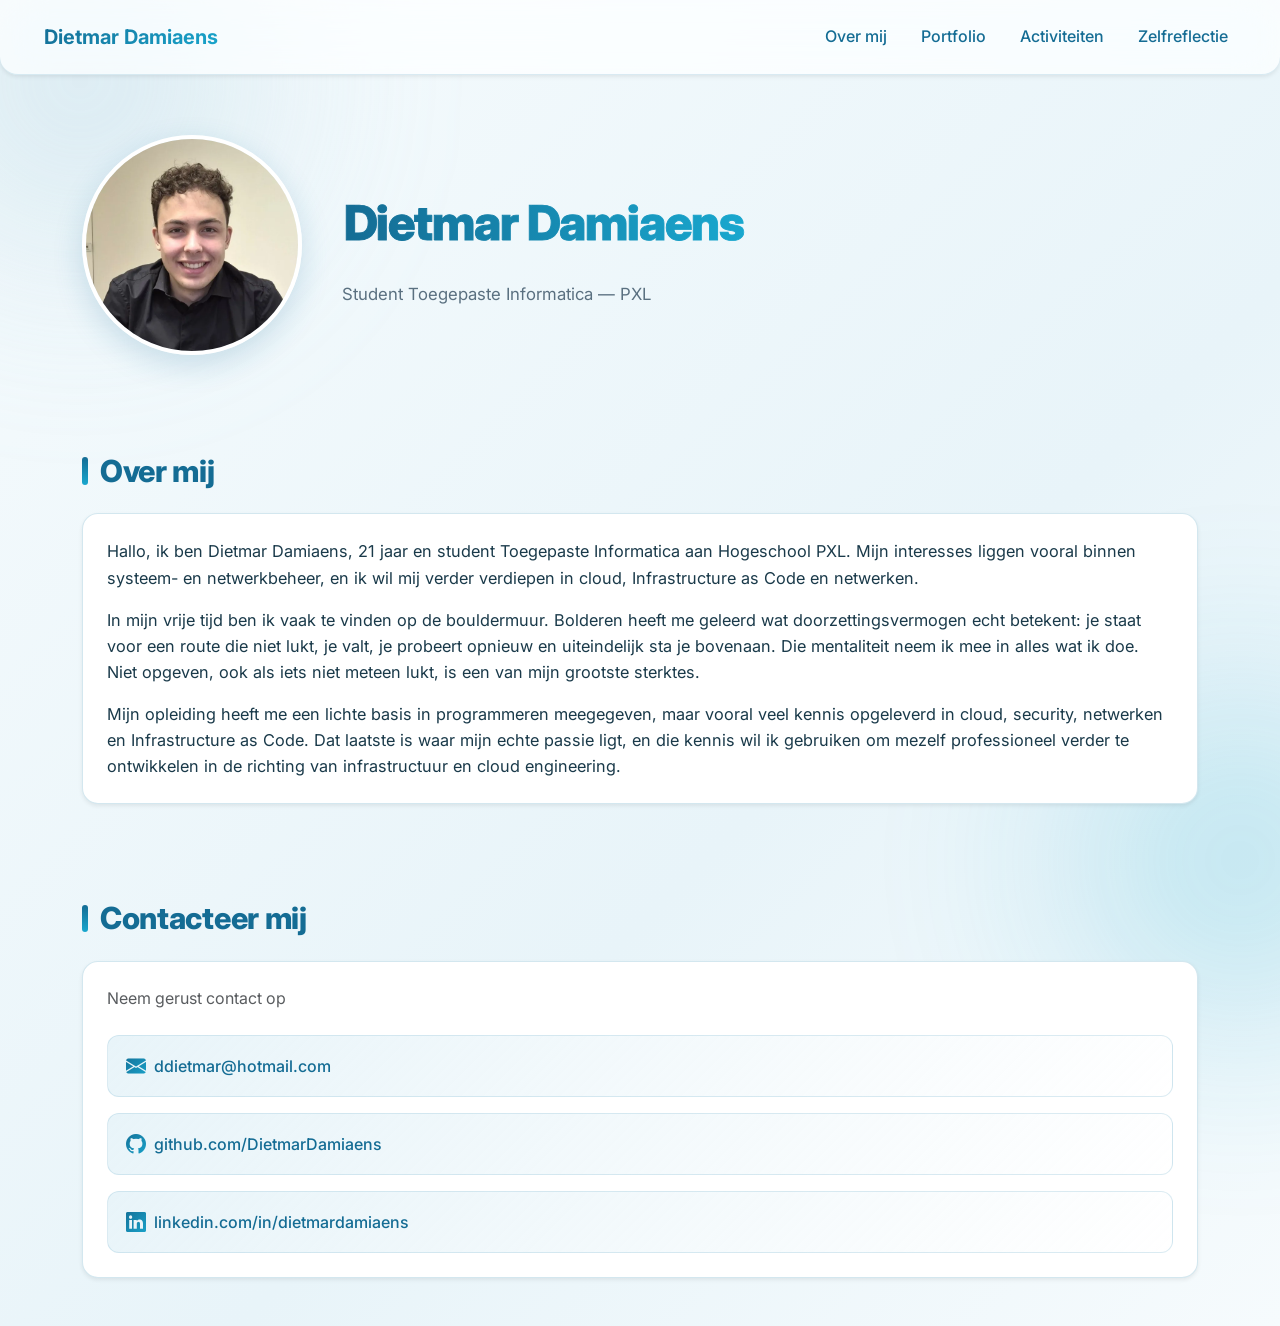
<file: index.html>
<!DOCTYPE html>
<html lang="nl">
<head>
  <meta charset="UTF-8" />
  <meta name="viewport" content="width=device-width, initial-scale=1.0" />
  <title>Home</title>
  <link
    href="https://cdn.jsdelivr.net/npm/bootstrap@5.3.3/dist/css/bootstrap.min.css"
    rel="stylesheet"
  />
  <link
  rel="stylesheet"
  href="https://cdn.jsdelivr.net/npm/bootstrap-icons@1.10.5/font/bootstrap-icons.css"
    />
  <link rel="stylesheet" href="css/style.css" />
</head>
<body>
    <nav class="navbar navbar-expand-lg custom-navbar shadow-sm">
        <div class="container-fluid">
          <a class="navbar-brand" href="index.html">Dietmar Damiaens</a>
          <button
            class="navbar-toggler"
            type="button"
            data-bs-toggle="collapse"
            data-bs-target="#navbarNav"
            aria-controls="navbarNav"
            aria-expanded="false"
            aria-label="Toggle navigation"
          >
            <span class="navbar-toggler-icon"></span>
          </button>
          <div class="collapse navbar-collapse" id="navbarNav">
            <ul class="navbar-nav ms-auto">
              <li class="nav-item">
                <a class="nav-link" href="index.html">Over mij</a>
              </li>
              <li class="nav-item">
                <a class="nav-link" href="portfolio.html">Portfolio</a>
              </li>
              <li class="nav-item">
                <a class="nav-link" href="activiteiten.html">Activiteiten</a>
              </li>
              <li class="nav-item">
                <a class="nav-link" href="zelfreflectie.html">Zelfreflectie</a>
              </li>
            </ul>
          </div>
        </div>
      </nav>
    
      <!-- Hero / intro -->
      <div class="container hero-section">
        <div class="hero-content">
          <div class="hero-photo">
            <img alt="Dietmar Damiaens" src="images/selfie.jpg" />
          </div>
          <div class="hero-name-wrap">
            <svg class="hero-name-svg" viewBox="0 0 800 120" preserveAspectRatio="xMidYMid meet" aria-label="Dietmar Damiaens">
              <defs>
                <linearGradient id="nameGrad" x1="0%" y1="0%" x2="100%" y2="0%">
                  <stop offset="0%" stop-color="#146C94"/>
                  <stop offset="100%" stop-color="#19A7CE"/>
                </linearGradient>
              </defs>
              <text x="2" y="50%" text-anchor="start" dominant-baseline="middle" class="hero-name-text hero-name-stroke">Dietmar Damiaens</text>
              <text x="2" y="50%" text-anchor="start" dominant-baseline="middle" class="hero-name-text hero-name-fill">Dietmar Damiaens</text>
            </svg>
            <p class="hero-tagline">Student Toegepaste Informatica &mdash; PXL</p>
          </div>
        </div>
      </div>

      <!-- Pagina-inhoud -->
      <section class="welcome-section py-5">
        <div class="container">
          <h2 class="section-title mb-4">Over mij</h2>
          <div class="card shadow-sm rounded-4 p-4 custom-card">
            <p>
              Hallo, ik ben Dietmar Damiaens, 21 jaar en student Toegepaste Informatica aan Hogeschool PXL. Mijn interesses liggen vooral binnen systeem- en netwerkbeheer, en ik wil mij verder verdiepen in cloud, Infrastructure as Code en netwerken.
            </p>
            <p>
              In mijn vrije tijd ben ik vaak te vinden op de bouldermuur. Bolderen heeft me geleerd wat doorzettingsvermogen echt betekent: je staat voor een route die niet lukt, je valt, je probeert opnieuw en uiteindelijk sta je bovenaan. Die mentaliteit neem ik mee in alles wat ik doe. Niet opgeven, ook als iets niet meteen lukt, is een van mijn grootste sterktes.
            </p>
            <p class="mb-0">
              Mijn opleiding heeft me een lichte basis in programmeren meegegeven, maar vooral veel kennis opgeleverd in cloud, security, netwerken en Infrastructure as Code. Dat laatste is waar mijn echte passie ligt, en die kennis wil ik gebruiken om mezelf professioneel verder te ontwikkelen in de richting van infrastructuur en cloud engineering.
            </p>
          </div>
        </div>
      </section>

      <section class="contact-section py-5">
        <div class="container">
          <h2 class="section-title mb-4">Contacteer mij</h2>
          <div class="card shadow-sm rounded-4 p-4 contact-card">
            <p class="mb-4 text-muted">
              Neem gerust contact op
            </p>
            <div class="contact-link mb-3">
              <i class="bi bi-envelope-fill me-2"></i>
              <span>ddietmar@hotmail.com</span>
            </div>
            <div class="contact-link mb-3">
              <i class="bi bi-github me-2"></i>
              <a href="https://github.com/DietmarDamiaens" target="_blank">github.com/DietmarDamiaens</a>
            </div>
            <div class="contact-link">
              <i class="bi bi-linkedin me-2"></i>
              <a href="https://linkedin.com/in/dietmardamiaens" target="_blank">linkedin.com/in/dietmardamiaens</a>
            </div>
          </div>
        </div>
      </section>
      
      <!-- Bootstrap JS (needed for responsive navbar toggle) -->
      <script src="https://cdn.jsdelivr.net/npm/bootstrap@5.3.3/dist/js/bootstrap.bundle.min.js"></script>
</body>
</html>
</file>
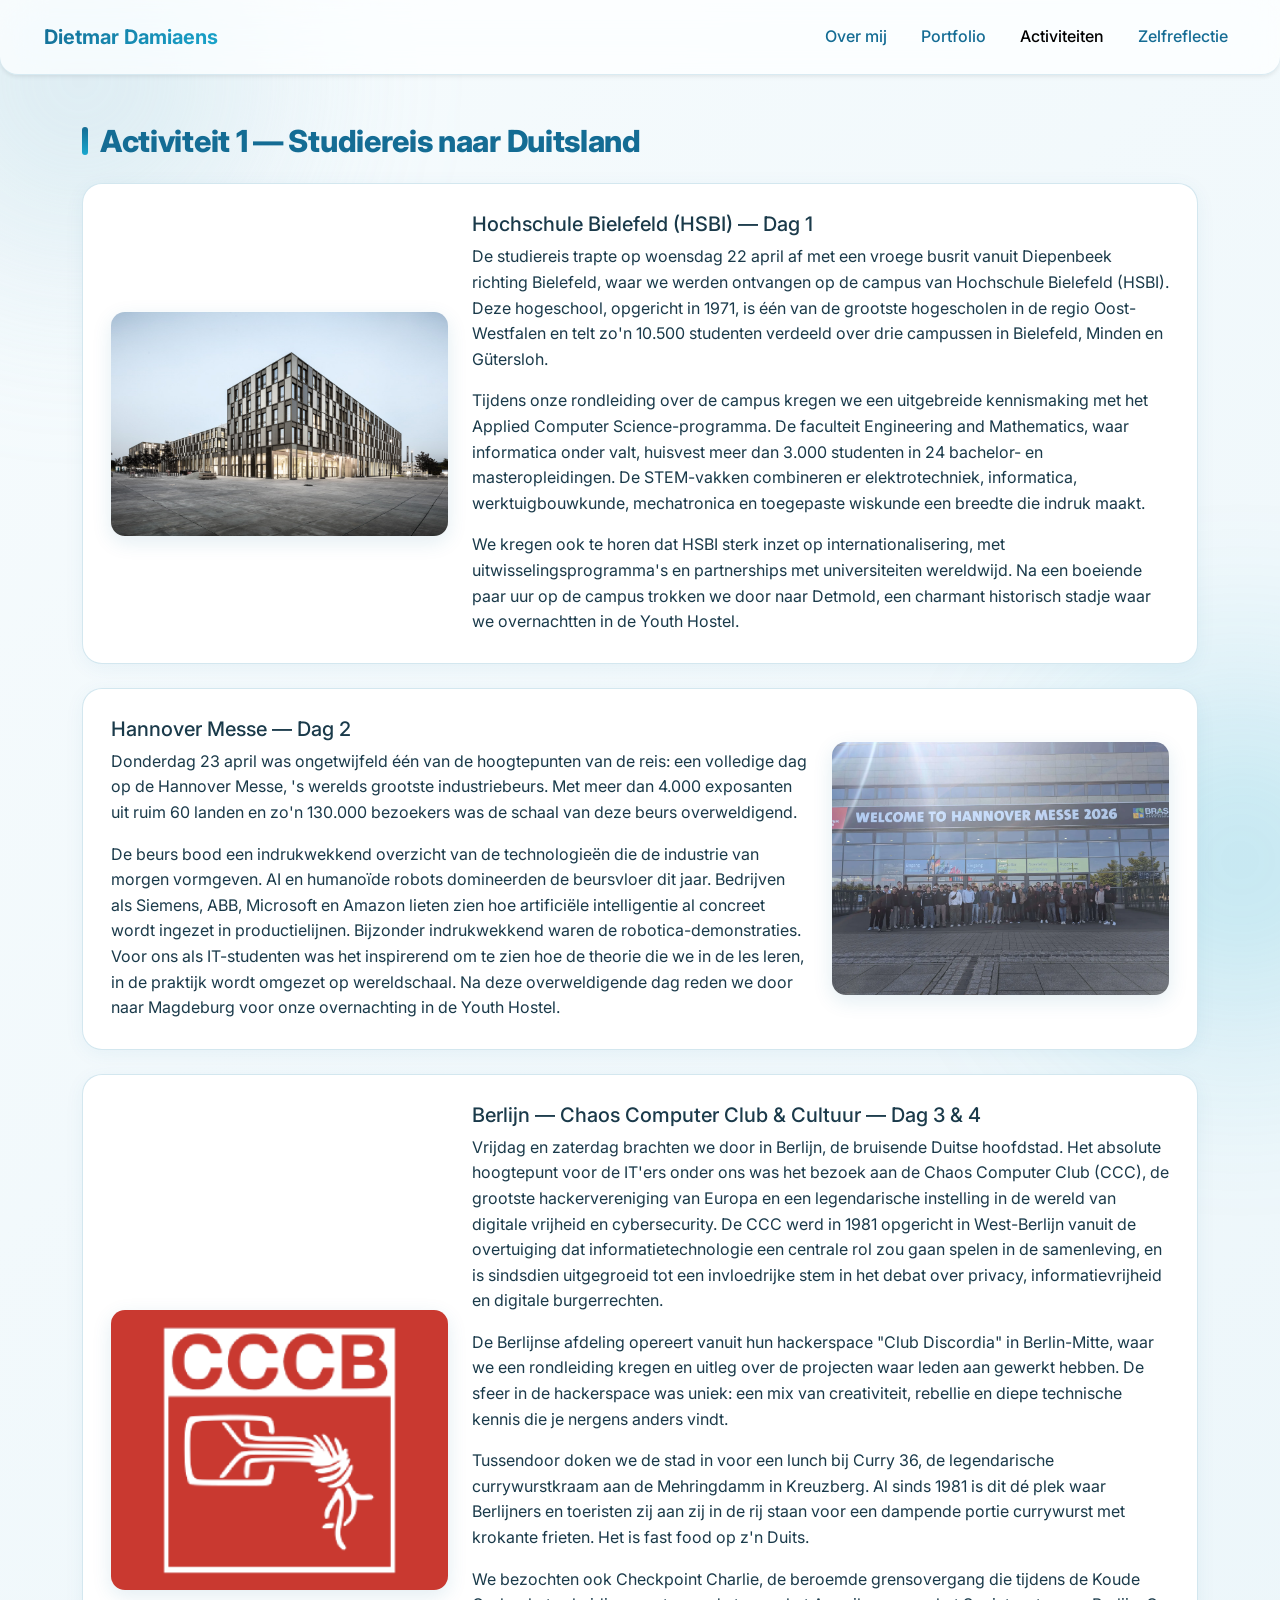
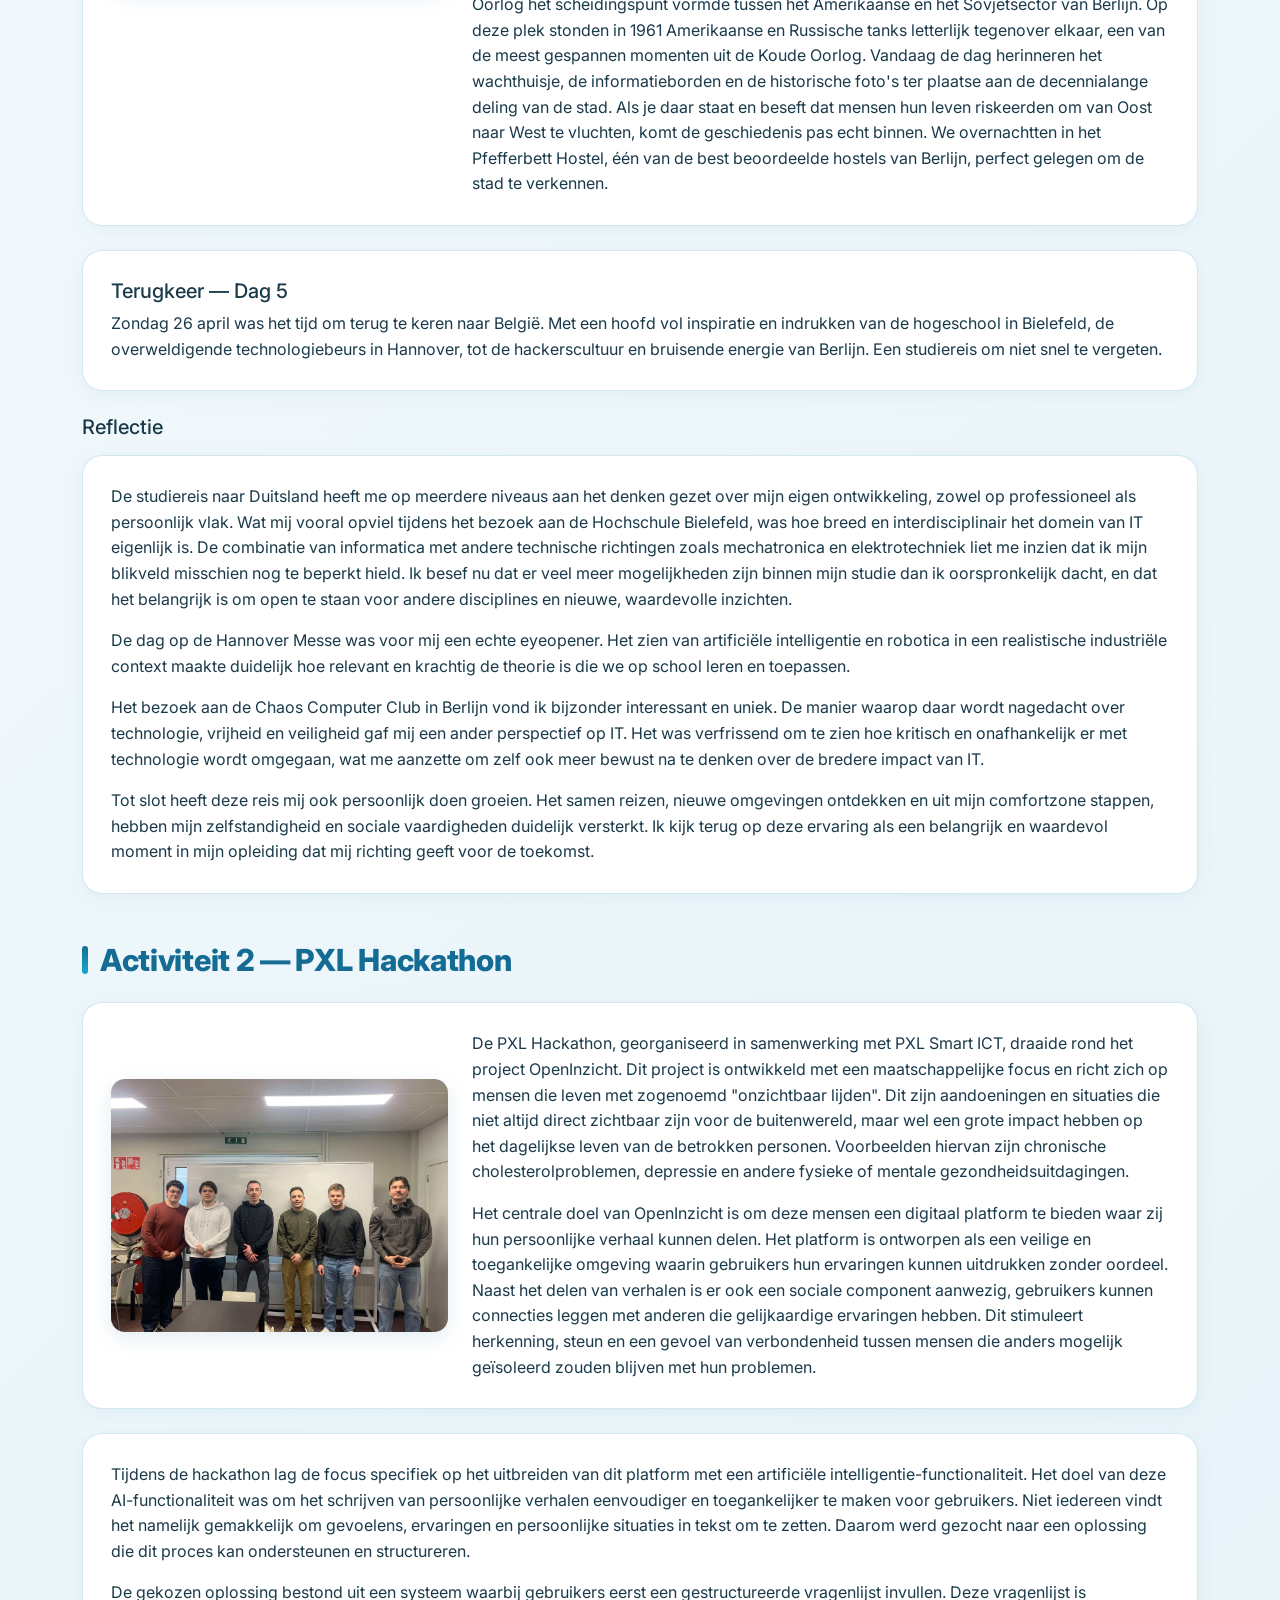
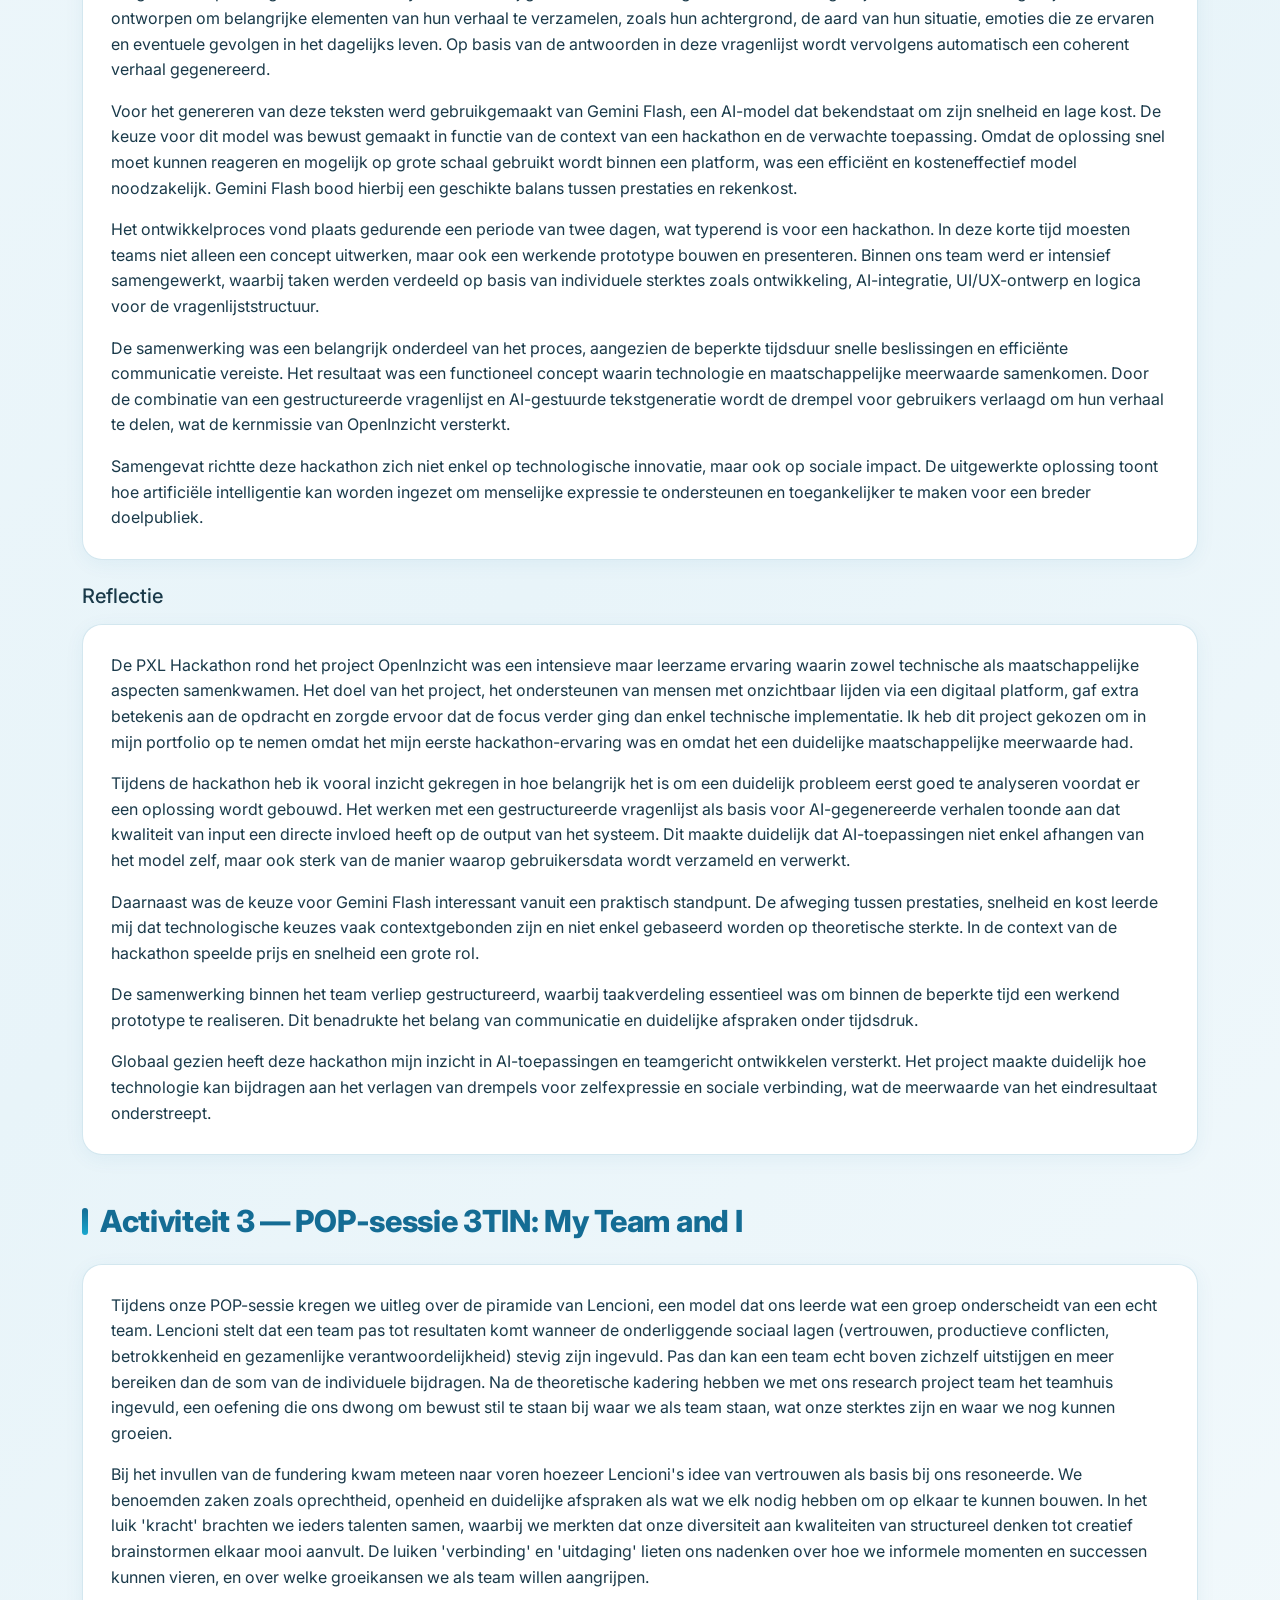
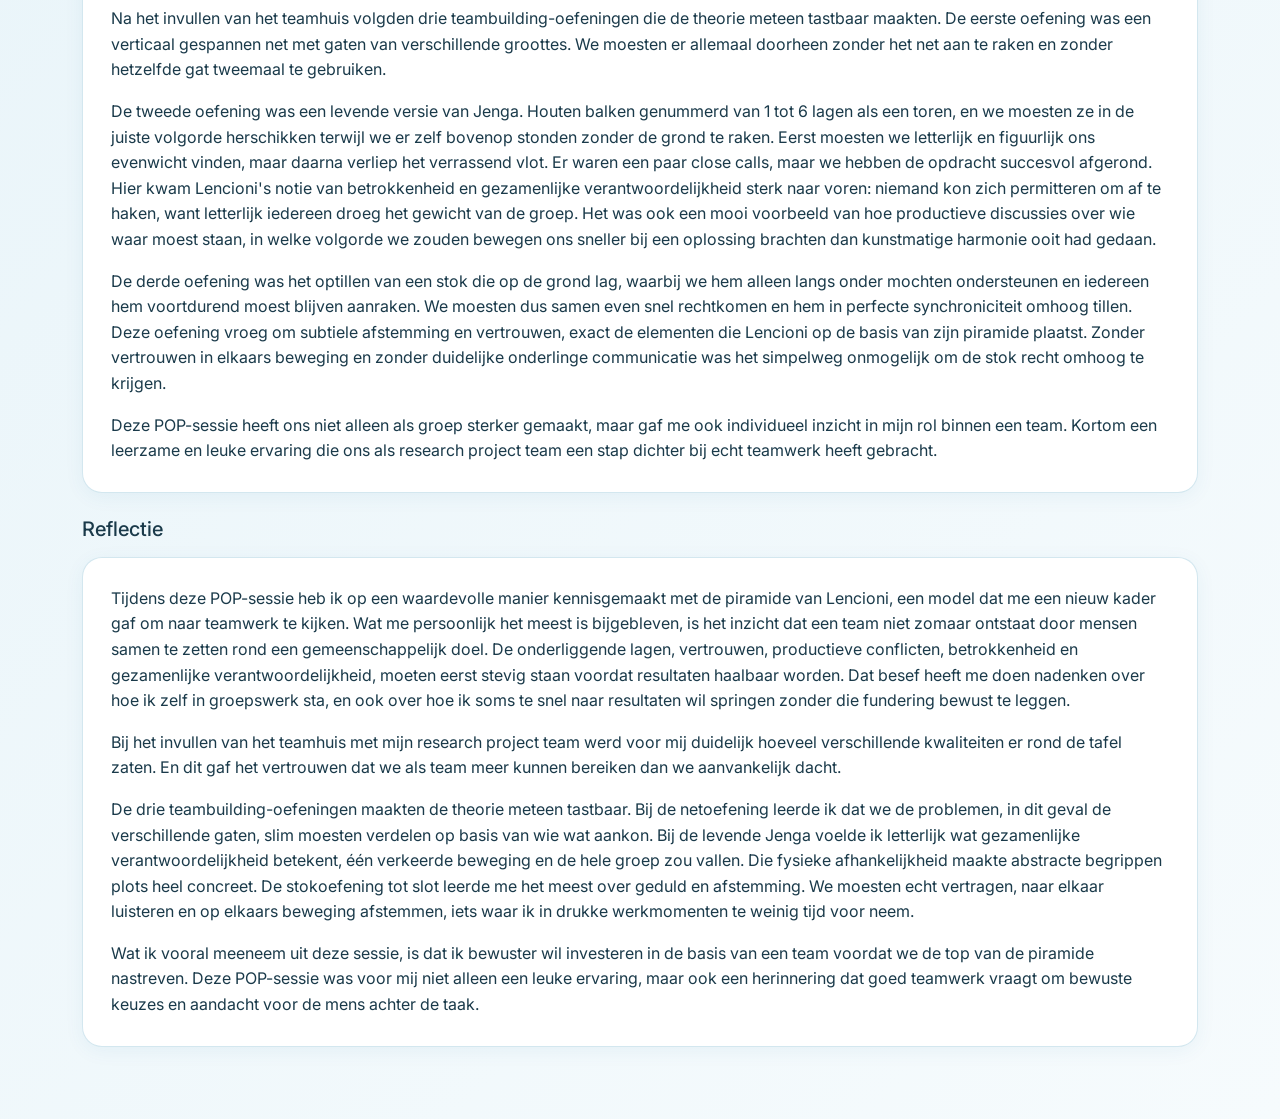
<file: activiteiten.html>
<!DOCTYPE html>
<html lang="nl">
<head>
  <meta charset="UTF-8" />
  <meta name="viewport" content="width=device-width, initial-scale=1.0" />
  <title>Activiteiten</title>
  <link
    href="https://cdn.jsdelivr.net/npm/bootstrap@5.3.3/dist/css/bootstrap.min.css"
    rel="stylesheet"
  />
  <link
    rel="stylesheet"
    href="https://cdn.jsdelivr.net/npm/bootstrap-icons@1.10.5/font/bootstrap-icons.css"
  />
  <link rel="stylesheet" href="css/style.css" />
</head>
<body>
  <nav class="navbar navbar-expand-lg custom-navbar shadow-sm">
    <div class="container-fluid">
      <a class="navbar-brand" href="index.html">Dietmar Damiaens</a>
      <button
        class="navbar-toggler"
        type="button"
        data-bs-toggle="collapse"
        data-bs-target="#navbarNav"
        aria-controls="navbarNav"
        aria-expanded="false"
        aria-label="Toggle navigation"
      >
        <span class="navbar-toggler-icon"></span>
      </button>
      <div class="collapse navbar-collapse" id="navbarNav">
        <ul class="navbar-nav ms-auto">
          <li class="nav-item">
            <a class="nav-link" href="index.html">Over mij</a>
          </li>
          <li class="nav-item">
            <a class="nav-link" href="portfolio.html">Portfolio</a>
          </li>
          <li class="nav-item">
            <a class="nav-link active" href="activiteiten.html">Activiteiten</a>
          </li>
          <li class="nav-item">
            <a class="nav-link" href="zelfreflectie.html">Zelfreflectie</a>
          </li>
        </ul>
      </div>
    </div>
  </nav>

  <section class="container py-5">
    <!-- Activiteit 1 -->
    <h1 class="section-title mb-4">Activiteit 1 &mdash; Studiereis naar Duitsland</h1>

    <div class="custom-card mb-4">
      <div class="row g-4 align-items-center">
        <div class="col-md-4">
          <img src="images/hsbi.png" alt="Hochschule Bielefeld" class="activity-img" />
        </div>
        <div class="col-md-8">
          <h3 class="h5">Hochschule Bielefeld (HSBI) &mdash; Dag 1</h3>
          <p>De studiereis trapte op woensdag 22 april af met een vroege busrit vanuit Diepenbeek richting Bielefeld, waar we werden ontvangen op de campus van Hochschule Bielefeld (HSBI). Deze hogeschool, opgericht in 1971, is &eacute;&eacute;n van de grootste hogescholen in de regio Oost-Westfalen en telt zo'n 10.500 studenten verdeeld over drie campussen in Bielefeld, Minden en G&uuml;tersloh.</p>
          <p>Tijdens onze rondleiding over de campus kregen we een uitgebreide kennismaking met het Applied Computer Science-programma. De faculteit Engineering and Mathematics, waar informatica onder valt, huisvest meer dan 3.000 studenten in 24 bachelor- en masteropleidingen. De STEM-vakken combineren er elektrotechniek, informatica, werktuigbouwkunde, mechatronica en toegepaste wiskunde een breedte die indruk maakt.</p>
          <p class="mb-0">We kregen ook te horen dat HSBI sterk inzet op internationalisering, met uitwisselingsprogramma's en partnerships met universiteiten wereldwijd. Na een boeiende paar uur op de campus trokken we door naar Detmold, een charmant historisch stadje waar we overnachtten in de Youth Hostel.</p>
        </div>
      </div>
    </div>

    <div class="custom-card mb-4">
      <div class="row g-4 align-items-center">
        <div class="col-md-8">
          <h3 class="h5">Hannover Messe &mdash; Dag 2</h3>
          <p>Donderdag 23 april was ongetwijfeld &eacute;&eacute;n van de hoogtepunten van de reis: een volledige dag op de Hannover Messe, 's werelds grootste industriebeurs. Met meer dan 4.000 exposanten uit ruim 60 landen en zo'n 130.000 bezoekers was de schaal van deze beurs overweldigend.</p>
          <p class="mb-0">De beurs bood een indrukwekkend overzicht van de technologie&euml;n die de industrie van morgen vormgeven. AI en humano&iuml;de robots domineerden de beursvloer dit jaar. Bedrijven als Siemens, ABB, Microsoft en Amazon lieten zien hoe artifici&euml;le intelligentie al concreet wordt ingezet in productielijnen. Bijzonder indrukwekkend waren de robotica-demonstraties. Voor ons als IT-studenten was het inspirerend om te zien hoe de theorie die we in de les leren, in de praktijk wordt omgezet op wereldschaal. Na deze overweldigende dag reden we door naar Magdeburg voor onze overnachting in de Youth Hostel.</p>
        </div>
        <div class="col-md-4">
          <img src="images/hannover-messe.png" alt="Hannover Messe" class="activity-img" />
        </div>
      </div>
    </div>

    <div class="custom-card mb-4">
      <div class="row g-4 align-items-center">
        <div class="col-md-4">
          <img src="images/chaos-computer-club.png" alt="Chaos Computer Club" class="activity-img" />
        </div>
        <div class="col-md-8">
          <h3 class="h5">Berlijn &mdash; Chaos Computer Club &amp; Cultuur &mdash; Dag 3 &amp; 4</h3>
          <p>Vrijdag en zaterdag brachten we door in Berlijn, de bruisende Duitse hoofdstad. Het absolute hoogtepunt voor de IT'ers onder ons was het bezoek aan de Chaos Computer Club (CCC), de grootste hackervereniging van Europa en een legendarische instelling in de wereld van digitale vrijheid en cybersecurity. De CCC werd in 1981 opgericht in West-Berlijn vanuit de overtuiging dat informatietechnologie een centrale rol zou gaan spelen in de samenleving, en is sindsdien uitgegroeid tot een invloedrijke stem in het debat over privacy, informatievrijheid en digitale burgerrechten.</p>
          <p>De Berlijnse afdeling opereert vanuit hun hackerspace "Club Discordia" in Berlin-Mitte, waar we een rondleiding kregen en uitleg over de projecten waar leden aan gewerkt hebben. De sfeer in de hackerspace was uniek: een mix van creativiteit, rebellie en diepe technische kennis die je nergens anders vindt.</p>
          <p>Tussendoor doken we de stad in voor een lunch bij Curry 36, de legendarische currywurstkraam aan de Mehringdamm in Kreuzberg. Al sinds 1981 is dit d&eacute; plek waar Berlijners en toeristen zij aan zij in de rij staan voor een dampende portie currywurst met krokante frieten. Het is fast food op z'n Duits.</p>
          <p class="mb-0">We bezochten ook Checkpoint Charlie, de beroemde grensovergang die tijdens de Koude Oorlog het scheidingspunt vormde tussen het Amerikaanse en het Sovjetsector van Berlijn. Op deze plek stonden in 1961 Amerikaanse en Russische tanks letterlijk tegenover elkaar, een van de meest gespannen momenten uit de Koude Oorlog. Vandaag de dag herinneren het wachthuisje, de informatieborden en de historische foto's ter plaatse aan de decennialange deling van de stad. Als je daar staat en beseft dat mensen hun leven riskeerden om van Oost naar West te vluchten, komt de geschiedenis pas echt binnen. We overnachtten in het Pfefferbett Hostel, &eacute;&eacute;n van de best beoordeelde hostels van Berlijn, perfect gelegen om de stad te verkennen.</p>
        </div>
      </div>
    </div>

    <div class="custom-card mb-4">
      <h3 class="h5">Terugkeer &mdash; Dag 5</h3>
      <p class="mb-0">Zondag 26 april was het tijd om terug te keren naar Belgi&euml;. Met een hoofd vol inspiratie en indrukken van de hogeschool in Bielefeld, de overweldigende technologiebeurs in Hannover, tot de hackerscultuur en bruisende energie van Berlijn. Een studiereis om niet snel te vergeten.</p>
    </div>

    <h3 class="h5 mb-3 mt-4">Reflectie</h3>
    <div class="custom-card mb-5">
      <p>De studiereis naar Duitsland heeft me op meerdere niveaus aan het denken gezet over mijn eigen ontwikkeling, zowel op professioneel als persoonlijk vlak. Wat mij vooral opviel tijdens het bezoek aan de Hochschule Bielefeld, was hoe breed en interdisciplinair het domein van IT eigenlijk is. De combinatie van informatica met andere technische richtingen zoals mechatronica en elektrotechniek liet me inzien dat ik mijn blikveld misschien nog te beperkt hield. Ik besef nu dat er veel meer mogelijkheden zijn binnen mijn studie dan ik oorspronkelijk dacht, en dat het belangrijk is om open te staan voor andere disciplines en nieuwe, waardevolle inzichten.</p>
      <p>De dag op de Hannover Messe was voor mij een echte eyeopener. Het zien van artifici&euml;le intelligentie en robotica in een realistische industri&euml;le context maakte duidelijk hoe relevant en krachtig de theorie is die we op school leren en toepassen.</p>
      <p>Het bezoek aan de Chaos Computer Club in Berlijn vond ik bijzonder interessant en uniek. De manier waarop daar wordt nagedacht over technologie, vrijheid en veiligheid gaf mij een ander perspectief op IT. Het was verfrissend om te zien hoe kritisch en onafhankelijk er met technologie wordt omgegaan, wat me aanzette om zelf ook meer bewust na te denken over de bredere impact van IT.</p>
      <p class="mb-0">Tot slot heeft deze reis mij ook persoonlijk doen groeien. Het samen reizen, nieuwe omgevingen ontdekken en uit mijn comfortzone stappen, hebben mijn zelfstandigheid en sociale vaardigheden duidelijk versterkt. Ik kijk terug op deze ervaring als een belangrijk en waardevol moment in mijn opleiding dat mij richting geeft voor de toekomst.</p>
    </div>

    <!-- Activiteit 2 -->
    <h1 class="section-title mb-4 mt-5">Activiteit 2 &mdash; PXL Hackathon</h1>

    <div class="custom-card mb-4">
      <div class="row g-4 align-items-center">
        <div class="col-md-4">
          <img src="images/hackathon-team.png" alt="Hackathon team" class="activity-img" />
        </div>
        <div class="col-md-8">
          <p>De PXL Hackathon, georganiseerd in samenwerking met PXL Smart ICT, draaide rond het project OpenInzicht. Dit project is ontwikkeld met een maatschappelijke focus en richt zich op mensen die leven met zogenoemd "onzichtbaar lijden". Dit zijn aandoeningen en situaties die niet altijd direct zichtbaar zijn voor de buitenwereld, maar wel een grote impact hebben op het dagelijkse leven van de betrokken personen. Voorbeelden hiervan zijn chronische cholesterolproblemen, depressie en andere fysieke of mentale gezondheidsuitdagingen.</p>
          <p class="mb-0">Het centrale doel van OpenInzicht is om deze mensen een digitaal platform te bieden waar zij hun persoonlijke verhaal kunnen delen. Het platform is ontworpen als een veilige en toegankelijke omgeving waarin gebruikers hun ervaringen kunnen uitdrukken zonder oordeel. Naast het delen van verhalen is er ook een sociale component aanwezig, gebruikers kunnen connecties leggen met anderen die gelijkaardige ervaringen hebben. Dit stimuleert herkenning, steun en een gevoel van verbondenheid tussen mensen die anders mogelijk ge&iuml;soleerd zouden blijven met hun problemen.</p>
        </div>
      </div>
    </div>

    <div class="custom-card mb-4">
      <p>Tijdens de hackathon lag de focus specifiek op het uitbreiden van dit platform met een artifici&euml;le intelligentie-functionaliteit. Het doel van deze AI-functionaliteit was om het schrijven van persoonlijke verhalen eenvoudiger en toegankelijker te maken voor gebruikers. Niet iedereen vindt het namelijk gemakkelijk om gevoelens, ervaringen en persoonlijke situaties in tekst om te zetten. Daarom werd gezocht naar een oplossing die dit proces kan ondersteunen en structureren.</p>
      <p>De gekozen oplossing bestond uit een systeem waarbij gebruikers eerst een gestructureerde vragenlijst invullen. Deze vragenlijst is ontworpen om belangrijke elementen van hun verhaal te verzamelen, zoals hun achtergrond, de aard van hun situatie, emoties die ze ervaren en eventuele gevolgen in het dagelijks leven. Op basis van de antwoorden in deze vragenlijst wordt vervolgens automatisch een coherent verhaal gegenereerd.</p>
      <p>Voor het genereren van deze teksten werd gebruikgemaakt van Gemini Flash, een AI-model dat bekendstaat om zijn snelheid en lage kost. De keuze voor dit model was bewust gemaakt in functie van de context van een hackathon en de verwachte toepassing. Omdat de oplossing snel moet kunnen reageren en mogelijk op grote schaal gebruikt wordt binnen een platform, was een effici&euml;nt en kosteneffectief model noodzakelijk. Gemini Flash bood hierbij een geschikte balans tussen prestaties en rekenkost.</p>
      <p>Het ontwikkelproces vond plaats gedurende een periode van twee dagen, wat typerend is voor een hackathon. In deze korte tijd moesten teams niet alleen een concept uitwerken, maar ook een werkende prototype bouwen en presenteren. Binnen ons team werd er intensief samengewerkt, waarbij taken werden verdeeld op basis van individuele sterktes zoals ontwikkeling, AI-integratie, UI/UX-ontwerp en logica voor de vragenlijststructuur.</p>
      <p>De samenwerking was een belangrijk onderdeel van het proces, aangezien de beperkte tijdsduur snelle beslissingen en effici&euml;nte communicatie vereiste. Het resultaat was een functioneel concept waarin technologie en maatschappelijke meerwaarde samenkomen. Door de combinatie van een gestructureerde vragenlijst en AI-gestuurde tekstgeneratie wordt de drempel voor gebruikers verlaagd om hun verhaal te delen, wat de kernmissie van OpenInzicht versterkt.</p>
      <p class="mb-0">Samengevat richtte deze hackathon zich niet enkel op technologische innovatie, maar ook op sociale impact. De uitgewerkte oplossing toont hoe artifici&euml;le intelligentie kan worden ingezet om menselijke expressie te ondersteunen en toegankelijker te maken voor een breder doelpubliek.</p>
    </div>

    <h3 class="h5 mb-3 mt-4">Reflectie</h3>
    <div class="custom-card mb-5">
      <p>De PXL Hackathon rond het project OpenInzicht was een intensieve maar leerzame ervaring waarin zowel technische als maatschappelijke aspecten samenkwamen. Het doel van het project, het ondersteunen van mensen met onzichtbaar lijden via een digitaal platform, gaf extra betekenis aan de opdracht en zorgde ervoor dat de focus verder ging dan enkel technische implementatie. Ik heb dit project gekozen om in mijn portfolio op te nemen omdat het mijn eerste hackathon-ervaring was en omdat het een duidelijke maatschappelijke meerwaarde had.</p>
      <p>Tijdens de hackathon heb ik vooral inzicht gekregen in hoe belangrijk het is om een duidelijk probleem eerst goed te analyseren voordat er een oplossing wordt gebouwd. Het werken met een gestructureerde vragenlijst als basis voor AI-gegenereerde verhalen toonde aan dat kwaliteit van input een directe invloed heeft op de output van het systeem. Dit maakte duidelijk dat AI-toepassingen niet enkel afhangen van het model zelf, maar ook sterk van de manier waarop gebruikersdata wordt verzameld en verwerkt.</p>
      <p>Daarnaast was de keuze voor Gemini Flash interessant vanuit een praktisch standpunt. De afweging tussen prestaties, snelheid en kost leerde mij dat technologische keuzes vaak contextgebonden zijn en niet enkel gebaseerd worden op theoretische sterkte. In de context van de hackathon speelde prijs en snelheid een grote rol.</p>
      <p>De samenwerking binnen het team verliep gestructureerd, waarbij taakverdeling essentieel was om binnen de beperkte tijd een werkend prototype te realiseren. Dit benadrukte het belang van communicatie en duidelijke afspraken onder tijdsdruk.</p>
      <p class="mb-0">Globaal gezien heeft deze hackathon mijn inzicht in AI-toepassingen en teamgericht ontwikkelen versterkt. Het project maakte duidelijk hoe technologie kan bijdragen aan het verlagen van drempels voor zelfexpressie en sociale verbinding, wat de meerwaarde van het eindresultaat onderstreept.</p>
    </div>

    <!-- Activiteit 3 -->
    <h1 class="section-title mb-4 mt-5">Activiteit 3 &mdash; POP-sessie 3TIN: My Team and I</h1>

    <div class="custom-card mb-4">
      <p>Tijdens onze POP-sessie kregen we uitleg over de piramide van Lencioni, een model dat ons leerde wat een groep onderscheidt van een echt team. Lencioni stelt dat een team pas tot resultaten komt wanneer de onderliggende sociaal lagen (vertrouwen, productieve conflicten, betrokkenheid en gezamenlijke verantwoordelijkheid) stevig zijn ingevuld. Pas dan kan een team echt boven zichzelf uitstijgen en meer bereiken dan de som van de individuele bijdragen. Na de theoretische kadering hebben we met ons research project team het teamhuis ingevuld, een oefening die ons dwong om bewust stil te staan bij waar we als team staan, wat onze sterktes zijn en waar we nog kunnen groeien.</p>
      <p>Bij het invullen van de fundering kwam meteen naar voren hoezeer Lencioni's idee van vertrouwen als basis bij ons resoneerde. We benoemden zaken zoals oprechtheid, openheid en duidelijke afspraken als wat we elk nodig hebben om op elkaar te kunnen bouwen. In het luik 'kracht' brachten we ieders talenten samen, waarbij we merkten dat onze diversiteit aan kwaliteiten van structureel denken tot creatief brainstormen elkaar mooi aanvult. De luiken 'verbinding' en 'uitdaging' lieten ons nadenken over hoe we informele momenten en successen kunnen vieren, en over welke groeikansen we als team willen aangrijpen.</p>
      <p>Na het invullen van het teamhuis volgden drie teambuilding-oefeningen die de theorie meteen tastbaar maakten. De eerste oefening was een verticaal gespannen net met gaten van verschillende groottes. We moesten er allemaal doorheen zonder het net aan te raken en zonder hetzelfde gat tweemaal te gebruiken.</p>
      <p>De tweede oefening was een levende versie van Jenga. Houten balken genummerd van 1 tot 6 lagen als een toren, en we moesten ze in de juiste volgorde herschikken terwijl we er zelf bovenop stonden zonder de grond te raken. Eerst moesten we letterlijk en figuurlijk ons evenwicht vinden, maar daarna verliep het verrassend vlot. Er waren een paar close calls, maar we hebben de opdracht succesvol afgerond. Hier kwam Lencioni's notie van betrokkenheid en gezamenlijke verantwoordelijkheid sterk naar voren: niemand kon zich permitteren om af te haken, want letterlijk iedereen droeg het gewicht van de groep. Het was ook een mooi voorbeeld van hoe productieve discussies over wie waar moest staan, in welke volgorde we zouden bewegen ons sneller bij een oplossing brachten dan kunstmatige harmonie ooit had gedaan.</p>
      <p>De derde oefening was het optillen van een stok die op de grond lag, waarbij we hem alleen langs onder mochten ondersteunen en iedereen hem voortdurend moest blijven aanraken. We moesten dus samen even snel rechtkomen en hem in perfecte synchroniciteit omhoog tillen. Deze oefening vroeg om subtiele afstemming en vertrouwen, exact de elementen die Lencioni op de basis van zijn piramide plaatst. Zonder vertrouwen in elkaars beweging en zonder duidelijke onderlinge communicatie was het simpelweg onmogelijk om de stok recht omhoog te krijgen.</p>
      <p class="mb-0">Deze POP-sessie heeft ons niet alleen als groep sterker gemaakt, maar gaf me ook individueel inzicht in mijn rol binnen een team. Kortom een leerzame en leuke ervaring die ons als research project team een stap dichter bij echt teamwerk heeft gebracht.</p>
    </div>

    <h3 class="h5 mb-3 mt-4">Reflectie</h3>
    <div class="custom-card mb-4">
      <p>Tijdens deze POP-sessie heb ik op een waardevolle manier kennisgemaakt met de piramide van Lencioni, een model dat me een nieuw kader gaf om naar teamwerk te kijken. Wat me persoonlijk het meest is bijgebleven, is het inzicht dat een team niet zomaar ontstaat door mensen samen te zetten rond een gemeenschappelijk doel. De onderliggende lagen, vertrouwen, productieve conflicten, betrokkenheid en gezamenlijke verantwoordelijkheid, moeten eerst stevig staan voordat resultaten haalbaar worden. Dat besef heeft me doen nadenken over hoe ik zelf in groepswerk sta, en ook over hoe ik soms te snel naar resultaten wil springen zonder die fundering bewust te leggen.</p>
      <p>Bij het invullen van het teamhuis met mijn research project team werd voor mij duidelijk hoeveel verschillende kwaliteiten er rond de tafel zaten. En dit gaf het vertrouwen dat we als team meer kunnen bereiken dan we aanvankelijk dacht.</p>
      <p>De drie teambuilding-oefeningen maakten de theorie meteen tastbaar. Bij de netoefening leerde ik dat we de problemen, in dit geval de verschillende gaten, slim moesten verdelen op basis van wie wat aankon. Bij de levende Jenga voelde ik letterlijk wat gezamenlijke verantwoordelijkheid betekent, &eacute;&eacute;n verkeerde beweging en de hele groep zou vallen. Die fysieke afhankelijkheid maakte abstracte begrippen plots heel concreet. De stokoefening tot slot leerde me het meest over geduld en afstemming. We moesten echt vertragen, naar elkaar luisteren en op elkaars beweging afstemmen, iets waar ik in drukke werkmomenten te weinig tijd voor neem.</p>
      <p class="mb-0">Wat ik vooral meeneem uit deze sessie, is dat ik bewuster wil investeren in de basis van een team voordat we de top van de piramide nastreven. Deze POP-sessie was voor mij niet alleen een leuke ervaring, maar ook een herinnering dat goed teamwerk vraagt om bewuste keuzes en aandacht voor de mens achter de taak.</p>
    </div>
  </section>

  <!-- Bootstrap JS (needed for responsive navbar toggle) -->
  <script src="https://cdn.jsdelivr.net/npm/bootstrap@5.3.3/dist/js/bootstrap.bundle.min.js"></script>
</body>
</html>
</file>
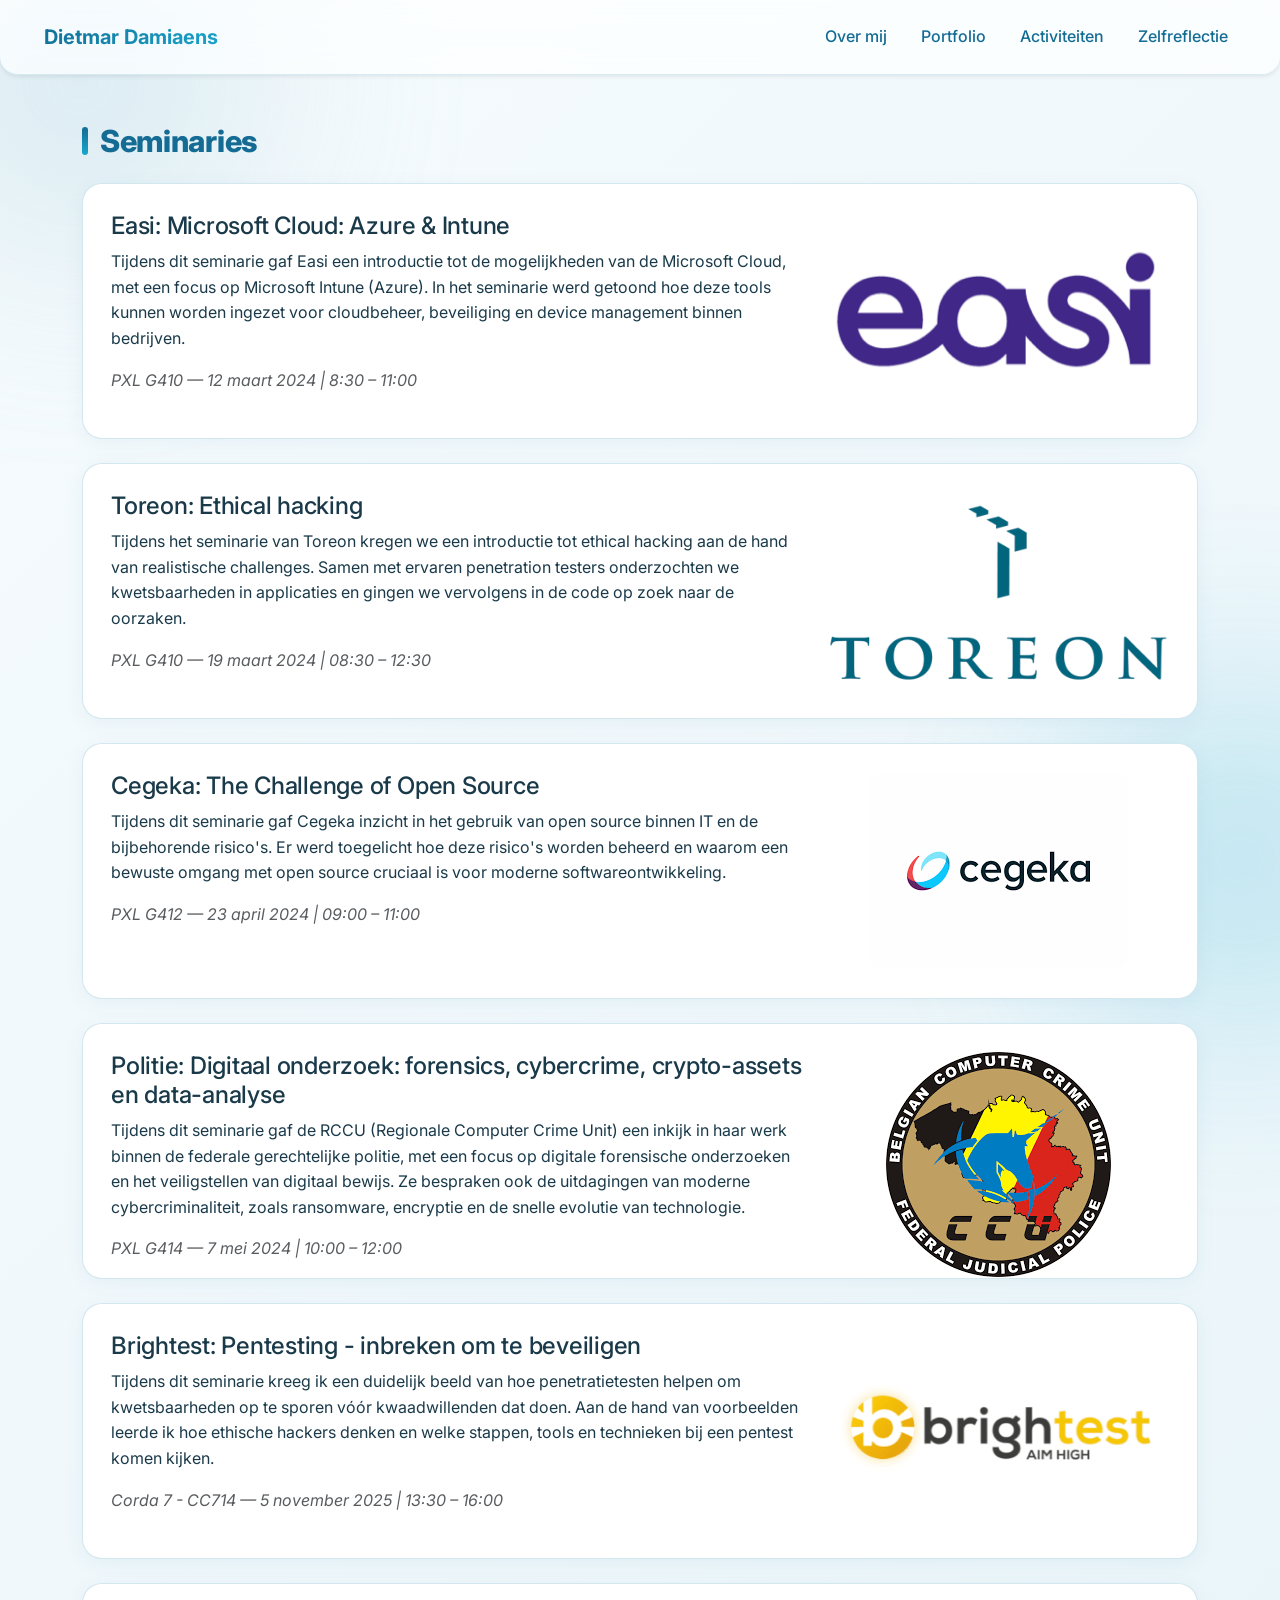
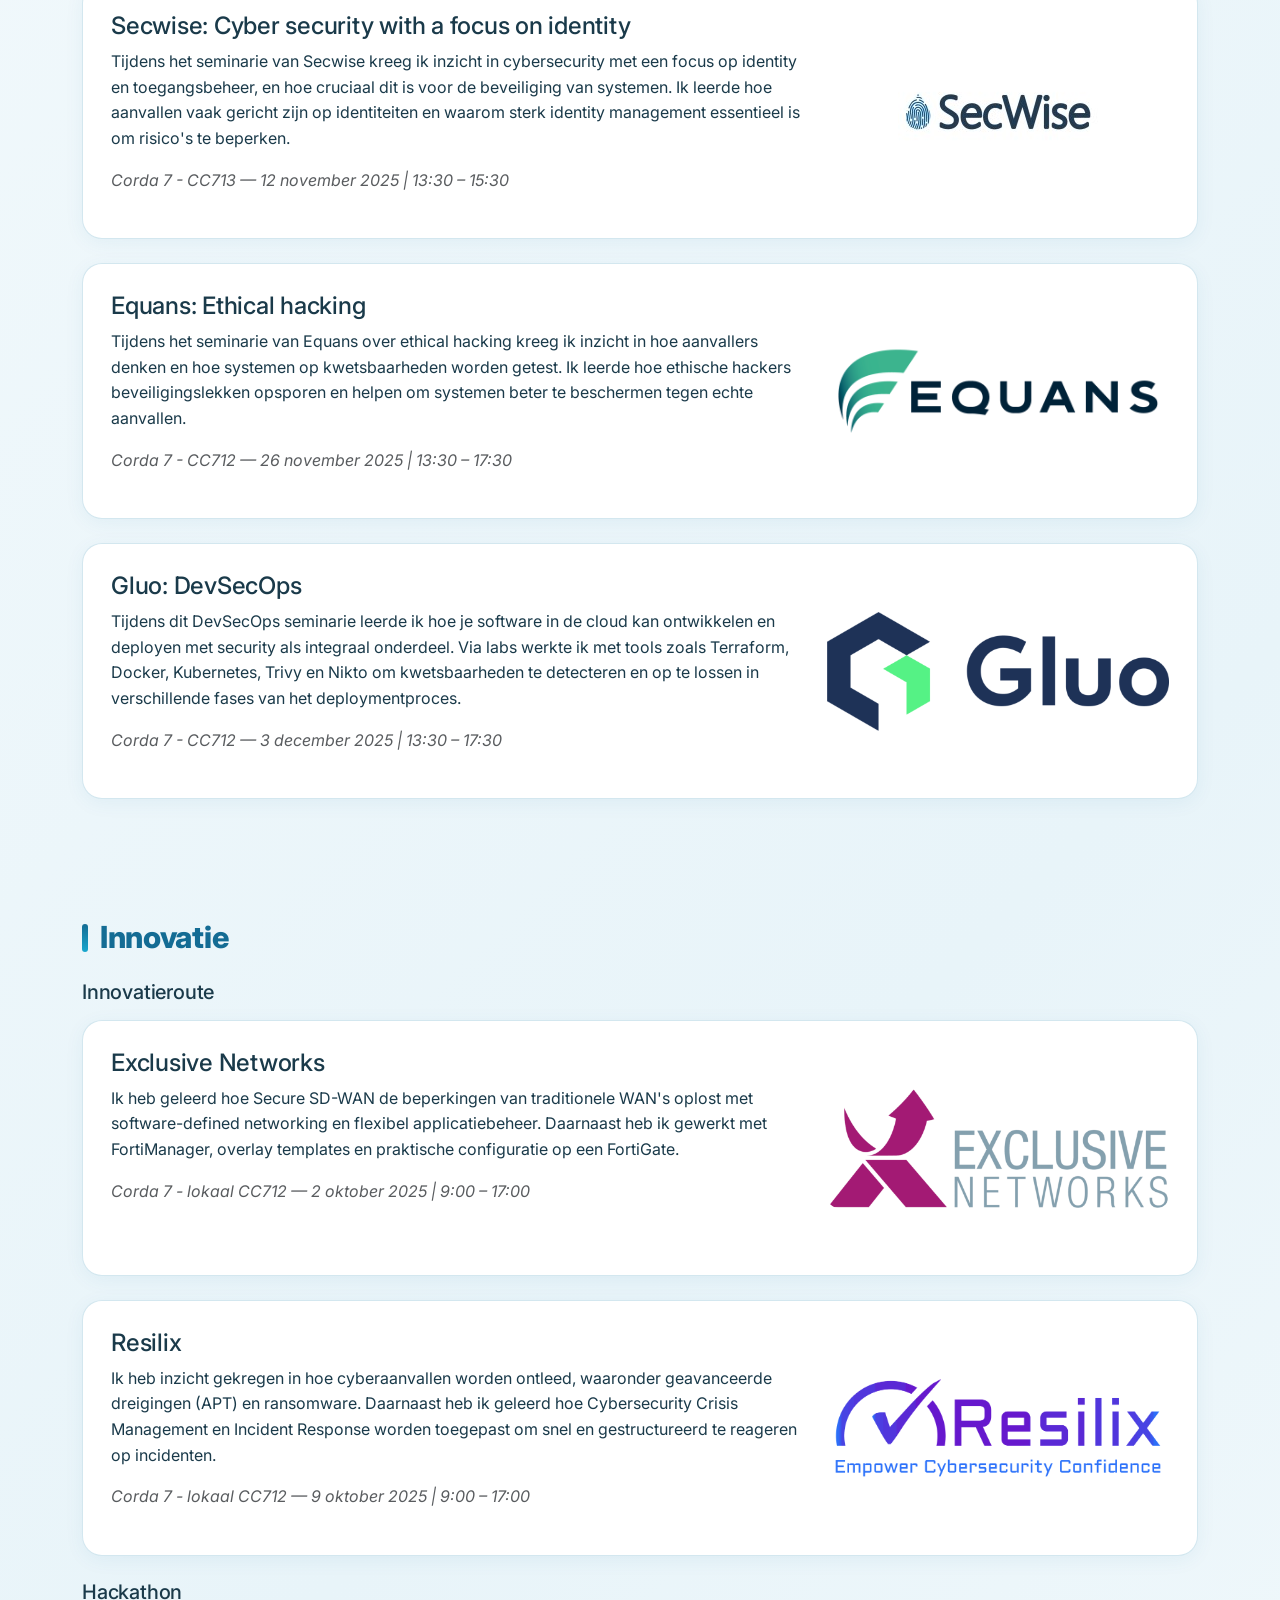
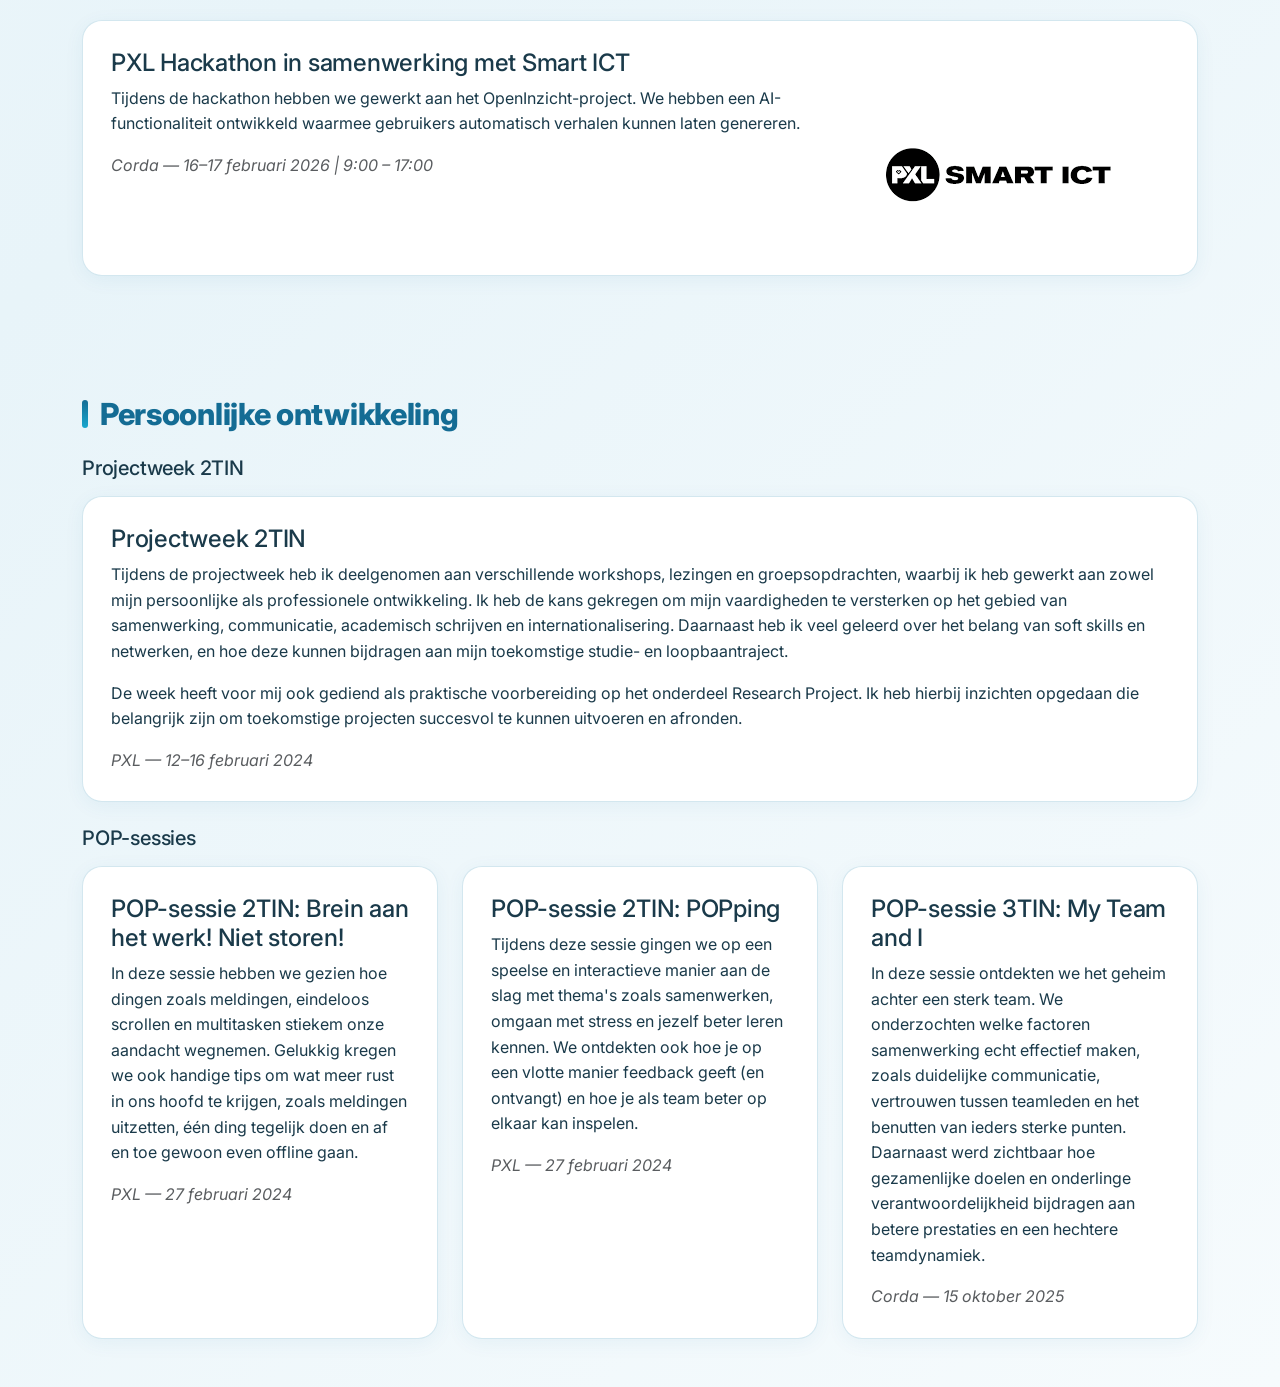
<file: portfolio.html>
<!DOCTYPE html>
<html lang="en">
<head>
  <meta charset="UTF-8" />
  <meta name="viewport" content="width=device-width, initial-scale=1.0" />
  <title>Home</title>
  <link
    href="https://cdn.jsdelivr.net/npm/bootstrap@5.3.3/dist/css/bootstrap.min.css"
    rel="stylesheet"
  />
  <link
  rel="stylesheet"
  href="https://cdn.jsdelivr.net/npm/bootstrap-icons@1.10.5/font/bootstrap-icons.css"
    />
  <link rel="stylesheet" href="css/style.css" />
</head>
<body>
  <nav class="navbar navbar-expand-lg custom-navbar shadow-sm">
    <div class="container-fluid">
      <a class="navbar-brand" href="index.html">Dietmar Damiaens</a>
      <button
        class="navbar-toggler"
        type="button"
        data-bs-toggle="collapse"
        data-bs-target="#navbarNav"
        aria-controls="navbarNav"
        aria-expanded="false"
        aria-label="Toggle navigation"
      >
        <span class="navbar-toggler-icon"></span>
      </button>
      <div class="collapse navbar-collapse" id="navbarNav">
        <ul class="navbar-nav ms-auto">
          <li class="nav-item">
            <a class="nav-link" href="index.html">Over mij</a>
          </li>
          <li class="nav-item">
            <a class="nav-link" href="portfolio.html">Portfolio</a>
          </li>
          <li class="nav-item">
            <a class="nav-link" href="activiteiten.html">Activiteiten</a>
          </li>
          <li class="nav-item">
            <a class="nav-link" href="zelfreflectie.html">Zelfreflectie</a>
          </li>
        </ul>
      </div>
    </div>
  </nav>

      <!-- Page Content -->
      <section class="container py-5">
        <h1 class="section-title mb-4">Seminaries</h1>

        <div class="custom-card seminar-card mb-4">
          <div class="row g-3">
            <div class="col-md-8">
              <h2 class="h4">Easi: Microsoft Cloud: Azure & Intune</h2>
              <p>Tijdens dit seminarie gaf Easi een introductie tot de mogelijkheden van de Microsoft Cloud, met een focus op Microsoft Intune (Azure). In het seminarie werd getoond hoe deze tools kunnen worden ingezet voor cloudbeheer, beveiliging en device management binnen bedrijven.</p>
              <p class="text-muted mb-0"><em>PXL G410 &mdash; 12 maart 2024 | 8:30 &ndash; 11:00</em></p>
            </div>
            <div class="col-md-4">
              <img src="images/easi.png" alt="Easi: Microsoft Cloud: Azure & Intune" class="seminar-img" />
            </div>
          </div>
        </div>

        <div class="custom-card seminar-card mb-4">
          <div class="row g-3">
            <div class="col-md-8">
              <h2 class="h4">Toreon: Ethical hacking</h2>
              <p>Tijdens het seminarie van Toreon kregen we een introductie tot ethical hacking aan de hand van realistische challenges. Samen met ervaren penetration testers onderzochten we kwetsbaarheden in applicaties en gingen we vervolgens in de code op zoek naar de oorzaken.</p>
              <p class="text-muted mb-0"><em>PXL G410 &mdash; 19 maart 2024 | 08:30 &ndash; 12:30</em></p>
            </div>
            <div class="col-md-4">
              <img src="images/toreon.png" alt="Toreon: Ethical hacking" class="seminar-img" />
            </div>
          </div>
        </div>

        <div class="custom-card seminar-card mb-4">
          <div class="row g-3">
            <div class="col-md-8">
              <h2 class="h4">Cegeka: The Challenge of Open Source</h2>
              <p>Tijdens dit seminarie gaf Cegeka inzicht in het gebruik van open source binnen IT en de bijbehorende risico's. Er werd toegelicht hoe deze risico's worden beheerd en waarom een bewuste omgang met open source cruciaal is voor moderne softwareontwikkeling.</p>
              <p class="text-muted mb-0"><em>PXL G412 &mdash; 23 april 2024 | 09:00 &ndash; 11:00</em></p>
            </div>
            <div class="col-md-4">
              <img src="images/cegeka.png" alt="Cegeka: The Challenge of Open Source" class="seminar-img" />
            </div>
          </div>
        </div>

        <div class="custom-card seminar-card mb-4">
          <div class="row g-3">
            <div class="col-md-8">
              <h2 class="h4">Politie: Digitaal onderzoek: forensics, cybercrime, crypto-assets en data-analyse</h2>
              <p>Tijdens dit seminarie gaf de RCCU (Regionale Computer Crime Unit) een inkijk in haar werk binnen de federale gerechtelijke politie, met een focus op digitale forensische onderzoeken en het veiligstellen van digitaal bewijs. Ze bespraken ook de uitdagingen van moderne cybercriminaliteit, zoals ransomware, encryptie en de snelle evolutie van technologie.</p>
              <p class="text-muted mb-0"><em>PXL G414 &mdash; 7 mei 2024 | 10:00 &ndash; 12:00</em></p>
            </div>
            <div class="col-md-4">
              <img src="images/rccu.png" alt="Politie: Digitaal onderzoek" class="seminar-img" />
            </div>
          </div>
        </div>

        <div class="custom-card seminar-card mb-4">
          <div class="row g-3">
            <div class="col-md-8">
              <h2 class="h4">Brightest: Pentesting - inbreken om te beveiligen</h2>
              <p>Tijdens dit seminarie kreeg ik een duidelijk beeld van hoe penetratietesten helpen om kwetsbaarheden op te sporen v&oacute;&oacute;r kwaadwillenden dat doen. Aan de hand van voorbeelden leerde ik hoe ethische hackers denken en welke stappen, tools en technieken bij een pentest komen kijken.</p>
              <p class="text-muted mb-0"><em>Corda 7 - CC714 &mdash; 5 november 2025 | 13:30 &ndash; 16:00</em></p>
            </div>
            <div class="col-md-4">
              <img src="images/brightest.png" alt="Brightest: Pentesting" class="seminar-img" />
            </div>
          </div>
        </div>

        <div class="custom-card seminar-card mb-4">
          <div class="row g-3">
            <div class="col-md-8">
              <h2 class="h4">Secwise: Cyber security with a focus on identity</h2>
              <p>Tijdens het seminarie van Secwise kreeg ik inzicht in cybersecurity met een focus op identity en toegangsbeheer, en hoe cruciaal dit is voor de beveiliging van systemen. Ik leerde hoe aanvallen vaak gericht zijn op identiteiten en waarom sterk identity management essentieel is om risico's te beperken.</p>
              <p class="text-muted mb-0"><em>Corda 7 - CC713 &mdash; 12 november 2025 | 13:30 &ndash; 15:30</em></p>
            </div>
            <div class="col-md-4">
              <img src="images/secwise.png" alt="Secwise: Cyber security with a focus on identity" class="seminar-img" />
            </div>
          </div>
        </div>

        <div class="custom-card seminar-card mb-4">
          <div class="row g-3">
            <div class="col-md-8">
              <h2 class="h4">Equans: Ethical hacking</h2>
              <p>Tijdens het seminarie van Equans over ethical hacking kreeg ik inzicht in hoe aanvallers denken en hoe systemen op kwetsbaarheden worden getest. Ik leerde hoe ethische hackers beveiligingslekken opsporen en helpen om systemen beter te beschermen tegen echte aanvallen.</p>
              <p class="text-muted mb-0"><em>Corda 7 - CC712 &mdash; 26 november 2025 | 13:30 &ndash; 17:30</em></p>
            </div>
            <div class="col-md-4">
              <img src="images/equans.png" alt="Equans: Ethical hacking" class="seminar-img" />
            </div>
          </div>
        </div>

        <div class="custom-card seminar-card mb-4">
          <div class="row g-3">
            <div class="col-md-8">
              <h2 class="h4">Gluo: DevSecOps</h2>
              <p>Tijdens dit DevSecOps seminarie leerde ik hoe je software in de cloud kan ontwikkelen en deployen met security als integraal onderdeel. Via labs werkte ik met tools zoals Terraform, Docker, Kubernetes, Trivy en Nikto om kwetsbaarheden te detecteren en op te lossen in verschillende fases van het deploymentproces.</p>
              <p class="text-muted mb-0"><em>Corda 7 - CC712 &mdash; 3 december 2025 | 13:30 &ndash; 17:30</em></p>
            </div>
            <div class="col-md-4">
              <img src="images/gluo.png" alt="Gluo: DevSecOps" class="seminar-img" />
            </div>
          </div>
        </div>
      </section>

      <section class="container py-5">
        <h1 class="section-title mb-4">Innovatie</h1>

        <h2 class="h5 mb-3">Innovatieroute</h2>

        <div class="custom-card seminar-card mb-4">
          <div class="row g-3">
            <div class="col-md-8">
              <h2 class="h4">Exclusive Networks</h2>
              <p>Ik heb geleerd hoe Secure SD-WAN de beperkingen van traditionele WAN's oplost met software-defined networking en flexibel applicatiebeheer. Daarnaast heb ik gewerkt met FortiManager, overlay templates en praktische configuratie op een FortiGate.</p>
              <p class="text-muted mb-0"><em>Corda 7 - lokaal CC712 &mdash; 2 oktober 2025 | 9:00 &ndash; 17:00</em></p>
            </div>
            <div class="col-md-4">
              <img src="images/exclusive-networks.png" alt="Exclusive Networks" class="seminar-img" />
            </div>
          </div>
        </div>

        <div class="custom-card seminar-card mb-4">
          <div class="row g-3">
            <div class="col-md-8">
              <h2 class="h4">Resilix</h2>
              <p>Ik heb inzicht gekregen in hoe cyberaanvallen worden ontleed, waaronder geavanceerde dreigingen (APT) en ransomware. Daarnaast heb ik geleerd hoe Cybersecurity Crisis Management en Incident Response worden toegepast om snel en gestructureerd te reageren op incidenten.</p>
              <p class="text-muted mb-0"><em>Corda 7 - lokaal CC712 &mdash; 9 oktober 2025 | 9:00 &ndash; 17:00</em></p>
            </div>
            <div class="col-md-4">
              <img src="images/resilix.png" alt="Resilix" class="seminar-img" />
            </div>
          </div>
        </div>

        <h2 class="h5 mb-3">Hackathon</h2>

        <div class="custom-card seminar-card mb-4">
          <div class="row g-3">
            <div class="col-md-8">
              <h2 class="h4">PXL Hackathon in samenwerking met Smart ICT</h2>
              <p>Tijdens de hackathon hebben we gewerkt aan het OpenInzicht-project. We hebben een AI-functionaliteit ontwikkeld waarmee gebruikers automatisch verhalen kunnen laten genereren.</p>
              <p class="text-muted mb-0"><em>Corda &mdash; 16&ndash;17 februari 2026 | 9:00 &ndash; 17:00</em></p>
            </div>
            <div class="col-md-4">
              <img src="images/pxl-smart-ict.png" alt="PXL Hackathon" class="seminar-img" />
            </div>
          </div>
        </div>
      </section>

      <section class="container py-5">
        <h1 class="section-title mb-4">Persoonlijke ontwikkeling</h1>

        <h2 class="h5 mb-3">Projectweek 2TIN</h2>

        <div class="custom-card mb-4">
          <h2 class="h4">Projectweek 2TIN</h2>
          <p>Tijdens de projectweek heb ik deelgenomen aan verschillende workshops, lezingen en groepsopdrachten, waarbij ik heb gewerkt aan zowel mijn persoonlijke als professionele ontwikkeling. Ik heb de kans gekregen om mijn vaardigheden te versterken op het gebied van samenwerking, communicatie, academisch schrijven en internationalisering. Daarnaast heb ik veel geleerd over het belang van soft skills en netwerken, en hoe deze kunnen bijdragen aan mijn toekomstige studie- en loopbaantraject.</p>
          <p>De week heeft voor mij ook gediend als praktische voorbereiding op het onderdeel Research Project. Ik heb hierbij inzichten opgedaan die belangrijk zijn om toekomstige projecten succesvol te kunnen uitvoeren en afronden.</p>
          <p class="text-muted mb-0"><em>PXL &mdash; 12&ndash;16 februari 2024</em></p>
        </div>

        <h2 class="h5 mb-3">POP-sessies</h2>

        <div class="row g-4">
          <div class="col-md-4">
            <div class="custom-card h-100">
              <h2 class="h4">POP-sessie 2TIN: Brein aan het werk! Niet storen!</h2>
              <p>In deze sessie hebben we gezien hoe dingen zoals meldingen, eindeloos scrollen en multitasken stiekem onze aandacht wegnemen. Gelukkig kregen we ook handige tips om wat meer rust in ons hoofd te krijgen, zoals meldingen uitzetten, &eacute;&eacute;n ding tegelijk doen en af en toe gewoon even offline gaan.</p>
              <p class="text-muted mb-0"><em>PXL &mdash; 27 februari 2024</em></p>
            </div>
          </div>

          <div class="col-md-4">
            <div class="custom-card h-100">
              <h2 class="h4">POP-sessie 2TIN: POPping</h2>
              <p>Tijdens deze sessie gingen we op een speelse en interactieve manier aan de slag met thema's zoals samenwerken, omgaan met stress en jezelf beter leren kennen. We ontdekten ook hoe je op een vlotte manier feedback geeft (en ontvangt) en hoe je als team beter op elkaar kan inspelen.</p>
              <p class="text-muted mb-0"><em>PXL &mdash; 27 februari 2024</em></p>
            </div>
          </div>

          <div class="col-md-4">
            <div class="custom-card h-100">
              <h2 class="h4">POP-sessie 3TIN: My Team and I</h2>
              <p>In deze sessie ontdekten we het geheim achter een sterk team. We onderzochten welke factoren samenwerking echt effectief maken, zoals duidelijke communicatie, vertrouwen tussen teamleden en het benutten van ieders sterke punten. Daarnaast werd zichtbaar hoe gezamenlijke doelen en onderlinge verantwoordelijkheid bijdragen aan betere prestaties en een hechtere teamdynamiek.</p>
              <p class="text-muted mb-0"><em>Corda &mdash; 15 oktober 2025</em></p>
            </div>
          </div>
        </div>
      </section>

      <!-- Bootstrap JS (needed for responsive navbar toggle) -->
      <script src="https://cdn.jsdelivr.net/npm/bootstrap@5.3.3/dist/js/bootstrap.bundle.min.js"></script>
</body>
</html>
</file>
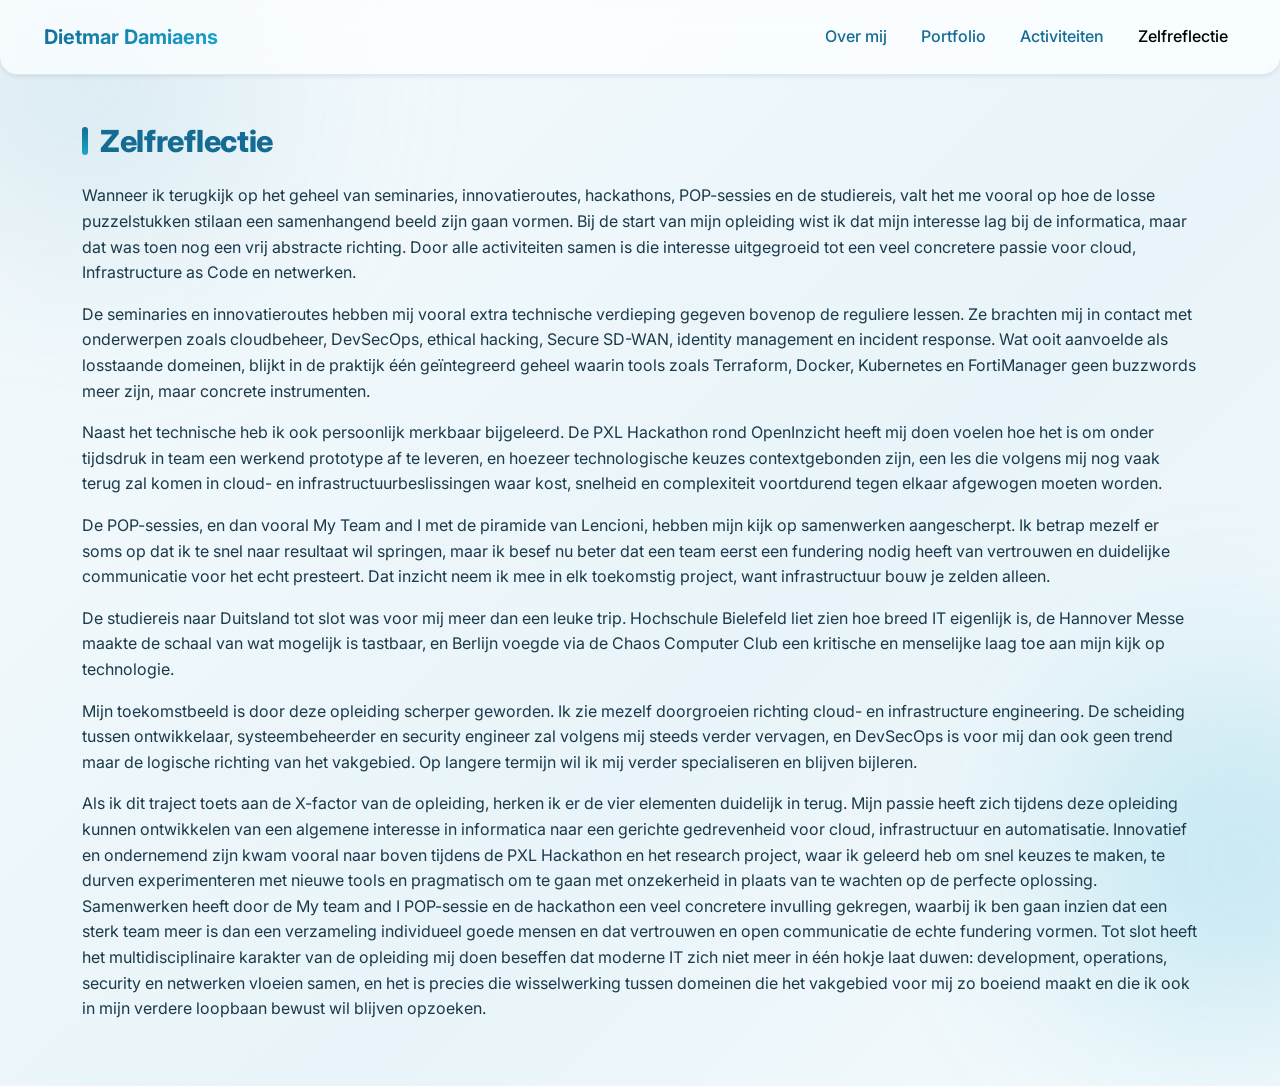
<file: zelfreflectie.html>
<!DOCTYPE html>
<html lang="nl">
<head>
  <meta charset="UTF-8" />
  <meta name="viewport" content="width=device-width, initial-scale=1.0" />
  <title>Zelfreflectie</title>
  <link
    href="https://cdn.jsdelivr.net/npm/bootstrap@5.3.3/dist/css/bootstrap.min.css"
    rel="stylesheet"
  />
  <link
    rel="stylesheet"
    href="https://cdn.jsdelivr.net/npm/bootstrap-icons@1.10.5/font/bootstrap-icons.css"
  />
  <link rel="stylesheet" href="css/style.css" />
</head>
<body>
  <nav class="navbar navbar-expand-lg custom-navbar shadow-sm">
    <div class="container-fluid">
      <a class="navbar-brand" href="index.html">Dietmar Damiaens</a>
      <button
        class="navbar-toggler"
        type="button"
        data-bs-toggle="collapse"
        data-bs-target="#navbarNav"
        aria-controls="navbarNav"
        aria-expanded="false"
        aria-label="Toggle navigation"
      >
        <span class="navbar-toggler-icon"></span>
      </button>
      <div class="collapse navbar-collapse" id="navbarNav">
        <ul class="navbar-nav ms-auto">
          <li class="nav-item">
            <a class="nav-link" href="index.html">Over mij</a>
          </li>
          <li class="nav-item">
            <a class="nav-link" href="portfolio.html">Portfolio</a>
          </li>
          <li class="nav-item">
            <a class="nav-link" href="activiteiten.html">Activiteiten</a>
          </li>
          <li class="nav-item">
            <a class="nav-link active" href="zelfreflectie.html">Zelfreflectie</a>
          </li>
        </ul>
      </div>
    </div>
  </nav>

  <section class="container py-5">
    <h1 class="section-title mb-4">Zelfreflectie</h1>

    <p>Wanneer ik terugkijk op het geheel van seminaries, innovatieroutes, hackathons, POP-sessies en de studiereis, valt het me vooral op hoe de losse puzzelstukken stilaan een samenhangend beeld zijn gaan vormen. Bij de start van mijn opleiding wist ik dat mijn interesse lag bij de informatica, maar dat was toen nog een vrij abstracte richting. Door alle activiteiten samen is die interesse uitgegroeid tot een veel concretere passie voor cloud, Infrastructure as Code en netwerken.</p>

    <p>De seminaries en innovatieroutes hebben mij vooral extra technische verdieping gegeven bovenop de reguliere lessen. Ze brachten mij in contact met onderwerpen zoals cloudbeheer, DevSecOps, ethical hacking, Secure SD-WAN, identity management en incident response. Wat ooit aanvoelde als losstaande domeinen, blijkt in de praktijk één geïntegreerd geheel waarin tools zoals Terraform, Docker, Kubernetes en FortiManager geen buzzwords meer zijn, maar concrete instrumenten.</p>

    <p>Naast het technische heb ik ook persoonlijk merkbaar bijgeleerd. De PXL Hackathon rond OpenInzicht heeft mij doen voelen hoe het is om onder tijdsdruk in team een werkend prototype af te leveren, en hoezeer technologische keuzes contextgebonden zijn, een les die volgens mij nog vaak terug zal komen in cloud- en infrastructuurbeslissingen waar kost, snelheid en complexiteit voortdurend tegen elkaar afgewogen moeten worden.</p>

    <p>De POP-sessies, en dan vooral My Team and I met de piramide van Lencioni, hebben mijn kijk op samenwerken aangescherpt. Ik betrap mezelf er soms op dat ik te snel naar resultaat wil springen, maar ik besef nu beter dat een team eerst een fundering nodig heeft van vertrouwen en duidelijke communicatie voor het echt presteert. Dat inzicht neem ik mee in elk toekomstig project, want infrastructuur bouw je zelden alleen.</p>

    <p>De studiereis naar Duitsland tot slot was voor mij meer dan een leuke trip. Hochschule Bielefeld liet zien hoe breed IT eigenlijk is, de Hannover Messe maakte de schaal van wat mogelijk is tastbaar, en Berlijn voegde via de Chaos Computer Club een kritische en menselijke laag toe aan mijn kijk op technologie.</p>

    <p>Mijn toekomstbeeld is door deze opleiding scherper geworden. Ik zie mezelf doorgroeien richting cloud- en infrastructure engineering. De scheiding tussen ontwikkelaar, systeembeheerder en security engineer zal volgens mij steeds verder vervagen, en DevSecOps is voor mij dan ook geen trend maar de logische richting van het vakgebied. Op langere termijn wil ik mij verder specialiseren en blijven bijleren.</p>

    <p>Als ik dit traject toets aan de X-factor van de opleiding, herken ik er de vier elementen duidelijk in terug. Mijn passie heeft zich tijdens deze opleiding kunnen ontwikkelen van een algemene interesse in informatica naar een gerichte gedrevenheid voor cloud, infrastructuur en automatisatie. Innovatief en ondernemend zijn kwam vooral naar boven tijdens de PXL Hackathon en het research project, waar ik geleerd heb om snel keuzes te maken, te durven experimenteren met nieuwe tools en pragmatisch om te gaan met onzekerheid in plaats van te wachten op de perfecte oplossing. Samenwerken heeft door de My team and I POP-sessie en de hackathon een veel concretere invulling gekregen, waarbij ik ben gaan inzien dat een sterk team meer is dan een verzameling individueel goede mensen en dat vertrouwen en open communicatie de echte fundering vormen. Tot slot heeft het multidisciplinaire karakter van de opleiding mij doen beseffen dat moderne IT zich niet meer in één hokje laat duwen: development, operations, security en netwerken vloeien samen, en het is precies die wisselwerking tussen domeinen die het vakgebied voor mij zo boeiend maakt en die ik ook in mijn verdere loopbaan bewust wil blijven opzoeken.</p>
  </section>

  <!-- Bootstrap JS (needed for responsive navbar toggle) -->
  <script src="https://cdn.jsdelivr.net/npm/bootstrap@5.3.3/dist/js/bootstrap.bundle.min.js"></script>
</body>
</html>
</file>
<file: css/style.css>
/* ----- Modern theme: white & light-blue with glassmorphism + subtle animations ----- */
@import url('https://fonts.googleapis.com/css2?family=Inter:wght@400;500;600;700;800&display=swap');

:root {
  --primary-blue: #146C94;
  --accent-blue: #19A7CE;
  --light-blue: #AFD3E2;
  --soft-blue: #E8F4F9;
  --bg-base: #F6FBFD;
  --white: #ffffff;
  --text: #1a3a4a;
  --text-muted: #5a7080;
  --shadow-sm: 0 4px 20px rgba(20, 108, 148, 0.06);
  --shadow-md: 0 8px 32px rgba(20, 108, 148, 0.10);
  --shadow-lg: 0 16px 45px rgba(20, 108, 148, 0.18);
}

* { box-sizing: border-box; }

body {
  background: linear-gradient(135deg, #F6FBFD 0%, #E8F4F9 60%, #F6FBFD 100%);
  font-family: 'Inter', 'Segoe UI', Tahoma, Geneva, Verdana, sans-serif;
  color: var(--text);
  margin: 0;
  padding: 0;
  min-height: 100vh;
  position: relative;
  overflow-x: hidden;
  line-height: 1.6;
}

/* Animated background blobs */
body::before,
body::after {
  content: '';
  position: fixed;
  width: 520px;
  height: 520px;
  border-radius: 50%;
  filter: blur(90px);
  z-index: -1;
  pointer-events: none;
  animation: float 22s ease-in-out infinite;
}

body::before {
  background: radial-gradient(circle, var(--light-blue), transparent 70%);
  top: -180px;
  left: -180px;
  opacity: 0.55;
}

body::after {
  background: radial-gradient(circle, var(--accent-blue), transparent 70%);
  bottom: -220px;
  right: -220px;
  opacity: 0.30;
  animation-delay: -11s;
}

@keyframes float {
  0%, 100% { transform: translate(0, 0) scale(1); }
  33%      { transform: translate(60px, -40px) scale(1.1); }
  66%      { transform: translate(-40px, 50px) scale(0.95); }
}

/* ----- Navbar (glass) ----- */
.custom-navbar {
  background: rgba(255, 255, 255, 0.72);
  backdrop-filter: blur(20px) saturate(160%);
  -webkit-backdrop-filter: blur(20px) saturate(160%);
  padding: 1rem 2rem;
  border-bottom: 1px solid rgba(175, 211, 226, 0.45);
  border-radius: 0 0 18px 18px;
  position: sticky;
  top: 0;
  z-index: 100;
  box-shadow: var(--shadow-sm);
}

.custom-navbar .navbar-brand {
  font-weight: 700;
  font-size: 1.25rem;
  background: linear-gradient(135deg, var(--primary-blue), var(--accent-blue));
  -webkit-background-clip: text;
  background-clip: text;
  -webkit-text-fill-color: transparent;
  transition: transform 0.3s ease;
}

.custom-navbar .navbar-brand:hover { transform: scale(1.04); }

.custom-navbar .nav-link {
  color: var(--primary-blue);
  font-weight: 500;
  margin-left: 18px;
  position: relative;
  transition: color 0.3s ease;
}

.custom-navbar .nav-link::after {
  content: '';
  position: absolute;
  bottom: 2px;
  left: 50%;
  width: 0;
  height: 2px;
  background: linear-gradient(90deg, var(--primary-blue), var(--accent-blue));
  transition: width 0.35s ease;
  transform: translateX(-50%);
  border-radius: 2px;
}

.custom-navbar .nav-link:hover { color: var(--accent-blue); }
.custom-navbar .nav-link:hover::after { width: 75%; }

/* ----- Headings ----- */
h1, h2 {
  color: var(--primary-blue);
  font-weight: 700;
  letter-spacing: -0.01em;
}

.welcome-section h1 {
  font-size: 2.6rem;
  font-weight: 800;
  background: linear-gradient(135deg, var(--primary-blue) 0%, var(--accent-blue) 100%);
  -webkit-background-clip: text;
  background-clip: text;
  -webkit-text-fill-color: transparent;
  margin-bottom: 1.2rem !important;
}

/* Section titles */
.section-title {
  font-weight: 800;
  color: var(--primary-blue);
  font-size: 1.9rem;
  position: relative;
  padding-left: 18px;
  border-left: none;
}

.section-title::before {
  content: '';
  position: absolute;
  left: 0;
  top: 12%;
  height: 76%;
  width: 6px;
  background: linear-gradient(180deg, var(--primary-blue), var(--accent-blue));
  border-radius: 3px;
}

/* ----- Hero (intro: photo + animated name) ----- */
.hero-section {
  margin-top: 50px;
  margin-bottom: 10px;
  animation: fadeInUp 0.7s ease-out both;
}

.hero-content {
  display: flex;
  align-items: center;
  gap: 40px;
  padding: 10px 0;
}

.hero-photo {
  flex-shrink: 0;
  width: 220px;
  height: 220px;
  border-radius: 50%;
  overflow: hidden;
  border: 4px solid #ffffff;
  box-shadow: 0 10px 30px rgba(20, 108, 148, 0.18);
  position: relative;
  animation: photoIn 0.8s cubic-bezier(0.175, 0.885, 0.32, 1.275) 0.3s both;
}

.hero-photo::after {
  content: '';
  position: absolute;
  inset: -10px;
  border-radius: 50%;
  border: 2px solid var(--accent-blue);
  opacity: 0.45;
  animation: pulseRing 2.6s ease-in-out infinite;
  pointer-events: none;
}

.hero-photo img {
  width: 100%;
  height: 100%;
  object-fit: cover;
  display: block;
}

@keyframes photoIn {
  from { opacity: 0; transform: scale(0.6); }
  to   { opacity: 1; transform: scale(1); }
}

@keyframes pulseRing {
  0%, 100% { transform: scale(1);    opacity: 0.45; }
  50%      { transform: scale(1.08); opacity: 0.10; }
}

.hero-name-wrap { flex: 1; min-width: 0; }

.hero-name-svg {
  width: 100%;
  max-width: 600px;
  height: auto;
  display: block;
  overflow: visible;
}

.hero-name-text {
  font-family: 'Inter', 'Segoe UI', sans-serif;
  font-size: 64px;
  font-weight: 800;
  letter-spacing: -1.5px;
}

/* Layer 1: traces the outline left-to-right */
.hero-name-stroke {
  fill: transparent;
  stroke: url(#nameGrad);
  stroke-width: 1.2;
  stroke-dasharray: 1500;
  stroke-dashoffset: 1500;
  animation: drawName 1.8s ease forwards;
}

/* Layer 2: filled text wiped in from left to right on top of the outline */
.hero-name-fill {
  fill: url(#nameGrad);
  stroke: none;
  -webkit-clip-path: inset(0 100% 0 0);
          clip-path: inset(0 100% 0 0);
  animation: wipeFill 1.2s cubic-bezier(0.65, 0, 0.35, 1) 0.8s forwards;
}

@keyframes drawName {
  to { stroke-dashoffset: 0; }
}

@keyframes wipeFill {
  to {
    -webkit-clip-path: inset(0 0 0 0);
            clip-path: inset(0 0 0 0);
  }
}

.hero-tagline {
  color: var(--text-muted);
  font-size: 1.05rem;
  margin: 0.5rem 0 0;
  opacity: 0;
  animation: fadeInUp 0.7s ease-out 0s forwards;
}

@media (max-width: 768px) {
  .hero-content   { flex-direction: column; text-align: center; gap: 20px; }
  .hero-photo     { width: 160px; height: 160px; }
  .hero-name-text { font-size: 44px; }
}

/* ----- Cards (solid white + hover lift) ----- */
.contact-card,
.custom-card {
  background: #ffffff;
  border: 1px solid rgba(175, 211, 226, 0.55);
  border-radius: 20px;
  padding: 28px;
  box-shadow: var(--shadow-sm);
  transition: transform 0.4s cubic-bezier(0.175, 0.885, 0.32, 1.275),
              box-shadow 0.4s ease,
              border-color 0.4s ease;
  position: relative;
  overflow: hidden;
}

.custom-card:hover {
  transform: translateY(-6px);
  box-shadow: var(--shadow-lg);
  border-color: rgba(25, 167, 206, 0.6);
}

/* ----- Welcome / hero section ----- */
.welcome-section {
  margin-top: 40px;
  animation: fadeInUp 0.8s ease-out both;
}

.welcome-section .custom-card p {
  color: var(--text);
  font-size: 1.02rem;
}

@keyframes fadeInUp {
  from { opacity: 0; transform: translateY(30px); }
  to   { opacity: 1; transform: translateY(0); }
}

/* ----- Contact section ----- */
.contact-section {
  animation: fadeInUp 0.8s ease-out 0.15s both;
}

.contact-link {
  background: linear-gradient(135deg, var(--soft-blue) 0%, rgba(255, 255, 255, 0.6) 100%);
  border: 1px solid rgba(175, 211, 226, 0.45);
  border-radius: 12px;
  padding: 14px 18px;
  color: var(--primary-blue);
  font-weight: 500;
  display: flex;
  align-items: center;
  transition: transform 0.3s ease, box-shadow 0.3s ease, background 0.3s ease;
}

.contact-link:hover {
  transform: translateX(6px);
  background: linear-gradient(135deg, var(--light-blue) 0%, var(--soft-blue) 100%);
  box-shadow: 0 6px 18px rgba(20, 108, 148, 0.15);
}

.contact-link a {
  color: var(--primary-blue);
  text-decoration: none;
  transition: color 0.3s ease;
}

.contact-link:hover a { color: var(--accent-blue); }

.contact-link i {
  font-size: 1.25rem;
  margin-right: 10px;
  background: linear-gradient(135deg, var(--primary-blue), var(--accent-blue));
  -webkit-background-clip: text;
  background-clip: text;
  -webkit-text-fill-color: transparent;
}

/* ----- Seminar cards ----- */
.seminar-card {
  height: 256px;
  display: flex;
  flex-direction: column;
  animation: fadeInUp 0.6s ease-out both;
}

/* Stagger the seminar card entrance */
section .seminar-card:nth-of-type(1) { animation-delay: 0.05s; }
section .seminar-card:nth-of-type(2) { animation-delay: 0.10s; }
section .seminar-card:nth-of-type(3) { animation-delay: 0.15s; }
section .seminar-card:nth-of-type(4) { animation-delay: 0.20s; }
section .seminar-card:nth-of-type(5) { animation-delay: 0.25s; }
section .seminar-card:nth-of-type(6) { animation-delay: 0.30s; }

.seminar-card > .row {
  flex: 1;
  min-height: 0;
}

.seminar-card .col-md-4 {
  display: flex;
  align-items: center;
  justify-content: center;
  overflow: hidden;
}

.seminar-img {
  max-width: 100%;
  max-height: 100%;
  width: auto;
  height: auto;
  object-fit: contain;
  border-radius: 12px;
  display: block;
  transition: transform 0.5s ease;
}

.seminar-card:hover .seminar-img { transform: scale(1.06); }

/* ----- Activity images ----- */
.activity-img {
  width: 100%;
  height: auto;
  max-height: 280px;
  object-fit: cover;
  border-radius: 14px;
  display: block;
  box-shadow: 0 6px 20px rgba(20, 108, 148, 0.12);
  transition: transform 0.5s ease;
}

.custom-card:hover .activity-img { transform: scale(1.03); }

/* ----- Reduce motion ----- */
@media (prefers-reduced-motion: reduce) {
  *, *::before, *::after {
    animation-duration: 0.01ms !important;
    animation-iteration-count: 1 !important;
    transition-duration: 0.01ms !important;
  }
}

/* ----- Responsive tweaks ----- */
@media (max-width: 768px) {
  .welcome-section h1 { font-size: 2rem; }
  .section-title { font-size: 1.5rem; }
  .seminar-card { height: auto; }
  body::before, body::after { width: 320px; height: 320px; filter: blur(70px); }
}
</file>
